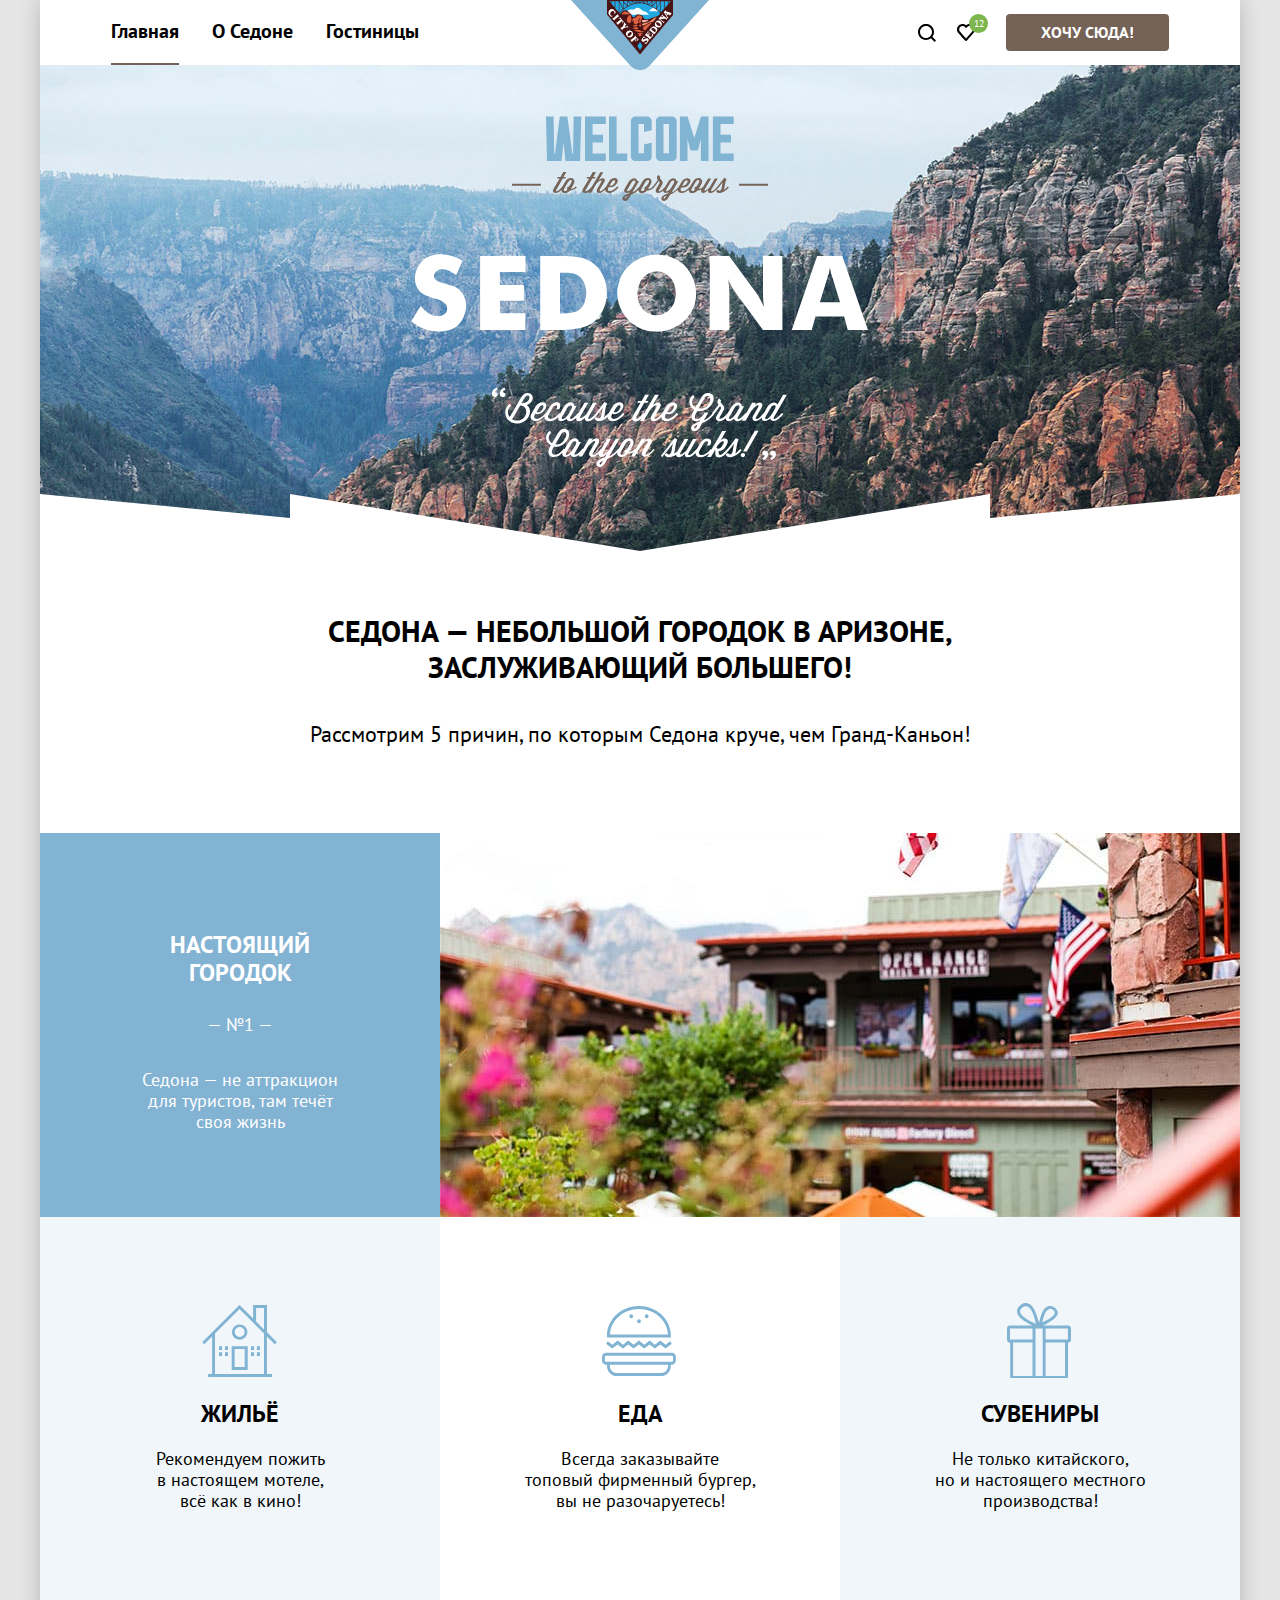
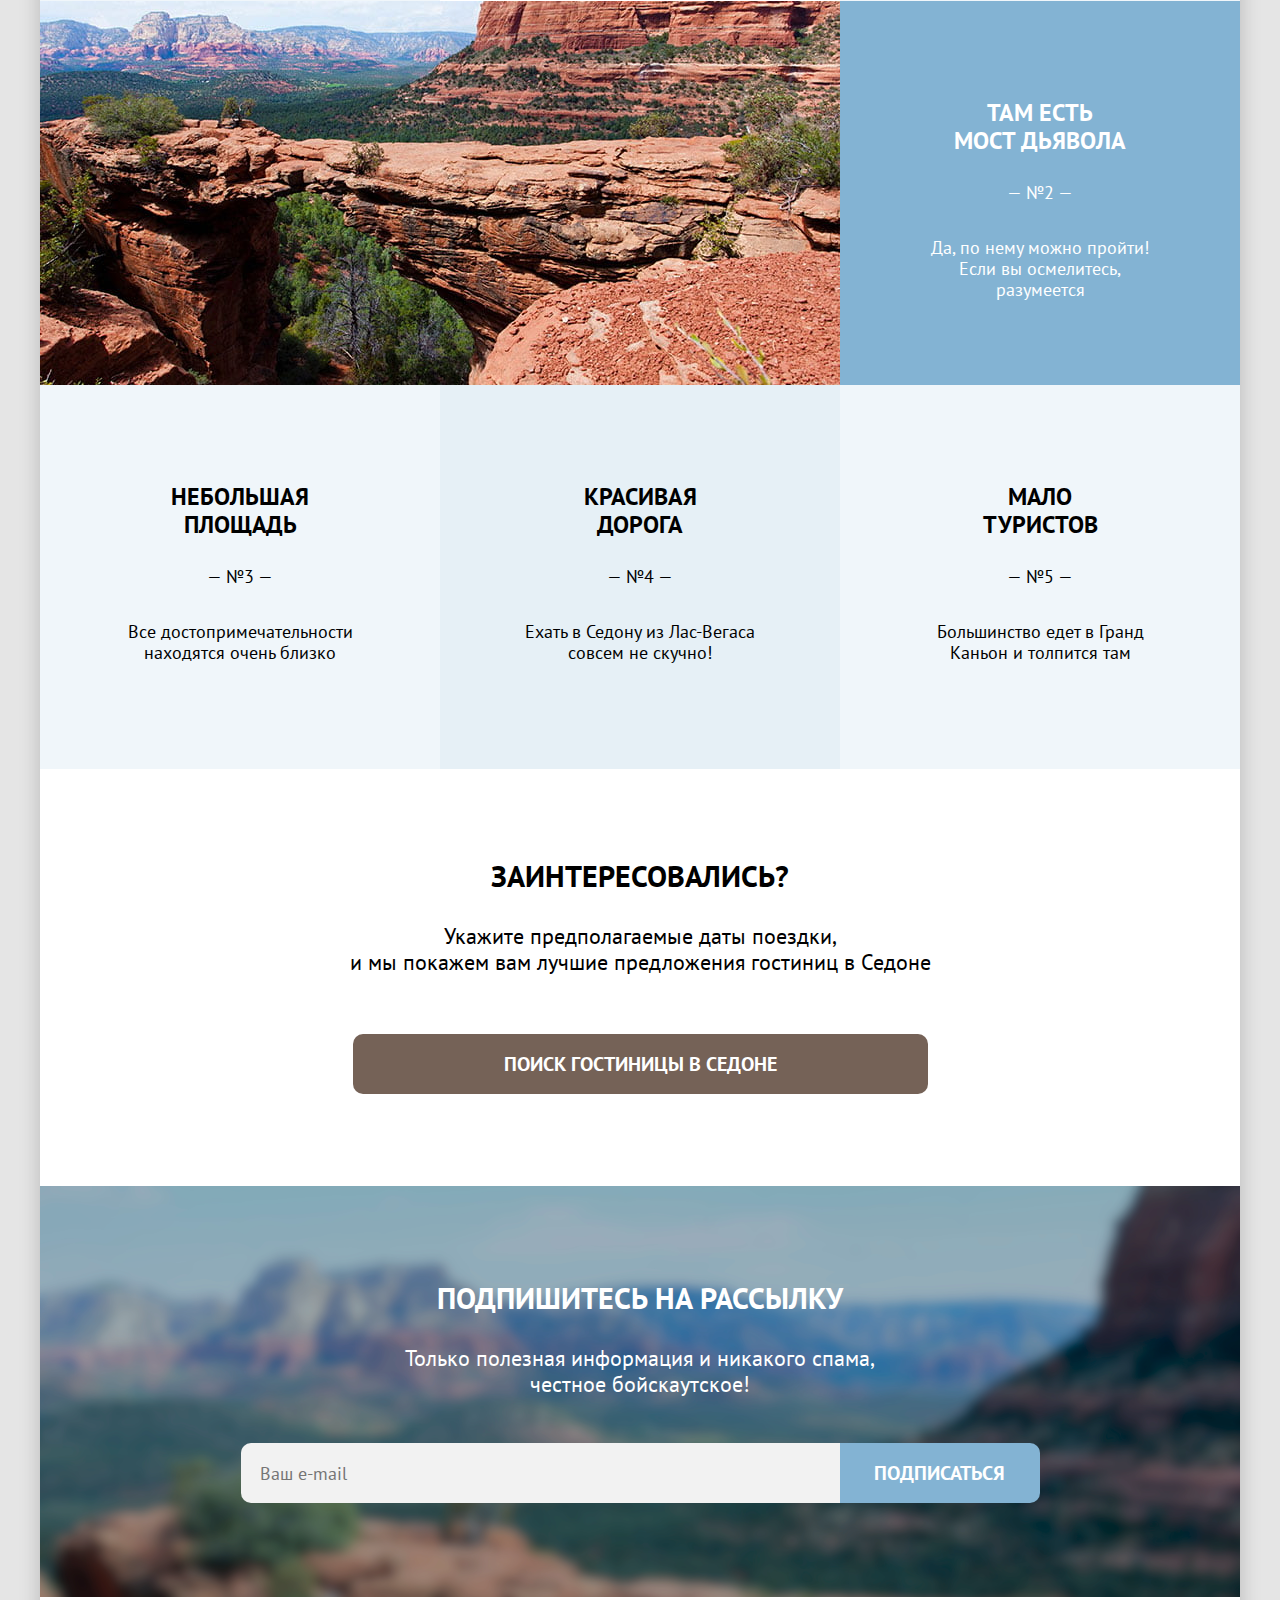
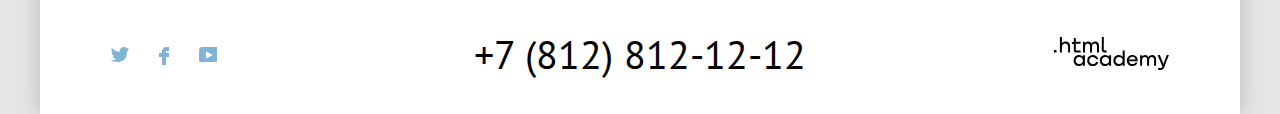
<file: index.html>
<!DOCTYPE html>
<html lang="ru">
  <head>
    <meta charset="utf-8">
    <title>HTML Academy: Седона</title>
    <link rel="stylesheet" href="styles/style.css">
    <link rel="icon" href="favicon.ico">
    <link rel="icon" type="image/png" sizes="32x32" href="images/favicon.png">
  </head>
  <body>
    <header class="page-header">
      <nav class="navigation">
        <ul class="navigation-list">
          <li class="navigation-item">
            <a class="navigation-link nav-link-current">Главная</a>
          </li>
          <li class="navigation-item">
            <a class="navigation-link" href="#">О Седоне</a>
          </li>
          <li class="navigation-item">
            <a class="navigation-link" href="hotels.html">Гостиницы</a>
          </li>
        </ul>
        <div class="header-logo">
          <a>
            <img class="logo" src="images/logo-sedona.svg" width="138" height="70" alt="Логотип сайта бронирования гостиниц в Седоне.">
          </a>
        </div>
        <ul class="navigation-list navigation-user">
          <li class="navigation-item">
            <a class="navigation-search" href="#">
              <svg class="navigation-icon" aria-hidden="true" focusable="false" width="18" height="18" fill="none" xmlns="http://www.w3.org/2000/svg"><path d="m18 16.5-3.7-3.7c1-1.3 1.7-3 1.7-4.9 0-4.4-3.6-8-8-8S0 3.6 0 8c0 4.4 3.6 8 8 8 1.8 0 3.5-.6 4.9-1.7l3.7 3.7 1.4-1.5ZM8 14c-3.3 0-6-2.7-6-6s2.7-6 6-6 6 2.7 6 6-2.7 6-6 6Z"/>
              </svg>
              <span class="visually-hidden">Поиск.</span>
            </a>
          </li>
          <li class="navigation-item">
            <a class="navigation-favorites" href="#">
              <svg class="navigation-icon" aria-hidden="true" focusable="false" width="18" height="17" fill="none" xmlns="http://www.w3.org/2000/svg"><path d="M8.9 17a.9.9 0 0 1-.8-.4c-5.4-6.1-6.7-7.5-7-7.9A5.4 5.4 0 0 1 5.5 0C6.8 0 8 .5 9 1.3a5.46 5.46 0 0 1 9 4.1c0 1.3-.5 2.5-1.3 3.4l-7 7.9c-.2.2-.4.3-.8.3Zm-6-9.5c.3.4 3.5 4 6.1 6.9l6.2-7c.5-.5.7-1.2.7-2 0-1.8-1.5-3.3-3.3-3.3-1 0-2 .5-2.7 1.3-.3.3-.6.4-.9.4-.3 0-.6-.2-.8-.4-.7-.8-1.7-1.3-2.7-1.3-1.8 0-3.3 1.5-3.3 3.3-.1.9.3 1.6.7 2.1-.1 0-.1 0 0 0Z"/>
              </svg>
              <span class="visually-hidden">Избранное.</span>
            </a>
          </li>
          <li class="navigation-item">
            <a class="navigation-hotels white bg-brown" href="hotels.html">
              <span class="visually-hidden">Перейти на страницу каталога гостиниц в Седоне.</span>Хочу сюда!
            </a>
          </li>
        </ul>
      </nav>
    </header>
    
    <main class="main-index main-container">
      <h1 class="visually-hidden">Бронирование гостиниц в Седоне.</h1>

      <section class="about-sedona">
        <h2 class="visually-hidden">О Седоне.</h2>
        <div class="about-sedona-greeting">
          <img src="images/welcome.svg" width="458" height="352" alt="Добро пожаловать в Седону!">
        </div>
        <div class="sedona-description">
          <p class="block-title">
            Седона — небольшой городок в Аризоне, заслуживающий большего!
          </p>
          <p class="reasons">
            Рассмотрим 5 причин, по которым Седона круче, чем Гранд-Каньон!
          </p>
        </div>
      </section>

      <section class="advantages">
        <h2 class="visually-hidden">Преимущества.</h2>
        <ul class="advantages-list">

          <li class="advantages-item white bg-blue">
              <h3 class="advantages-title">Настоящий<br> городок</h3>
              <span class="advantages-description number">— №1 —</span>
              <p class="advantages-description">
                Седона — не аттракцион<br> для туристов, там течёт <br> своя жизнь
              </p>
          </li>

          <li class="advantages-image">
            <img class="advantages-image" src="images/photo-1.jpg" width="800" height="384" alt="Терраса гостиницы на фоне гор">
          </li>

          <li class="advantages-item bg-cold-light12">
            <h3 class="advantages-title advantages-icons">Жильё</h3>
            <p class="advantages-description">
              Рекомендуем пожить<br> в настоящем мотеле,<br> всё как в кино!
            </p>
          </li>

          <li class="advantages-item">
            <h3 class="advantages-title advantages-icons">Еда</h3>
            <p class="advantages-description">
              Всегда заказывайте<br> топовый фирменный бургер,<br> вы не разочаруетесь!
            </p>
          </li>

          <li class="advantages-item bg-cold-light12">
            <h3 class="advantages-title advantages-icons">Сувениры</h3>
            <p class="advantages-description">
              Не только китайского,<br> но и настоящего местного<br> производства!
            </p>
          </li>

          <li class="advantages-image">
            <img class="advantages-image" src="images/photo-2.jpg" width="800" height="384" alt="Терраса гостиницы на фоне гор">
          </li>

          <li class="advantages-item white bg-blue">
              <h3 class="advantages-title">Там есть<br> мост дьявола</h3>
              <span class="advantages-description number">— №2 —</span>
              <p class="advantages-description">
                Да, по нему можно пройти! Если вы осмелитесь, разумеется
              </p>
          </li>

          <li class="advantages-item bg-cold-light12">
            <h3 class="advantages-title">Небольшая<br> площадь</h3>
            <span class="advantages-description number">— №3 —</span>
            <p class="advantages-description">
              Все достопримечательности<br> находятся очень близко
            </p>
          </li>

          <li class="advantages-item bg-cold-light20">
            <h3 class="advantages-title">Красивая<br> дорога</h3>
            <span class="advantages-description number">— №4 —</span>
            <p class="advantages-description">
              Ехать в Седону из Лас-Вегаса<br> совсем не скучно!
            </p>
          </li>

          <li class="advantages-item bg-cold-light12">
            <h3 class="advantages-title">Мало<br> туристов</h3>
            <span class="advantages-description number">— №5 —</span>
            <p class="advantages-description">
              Большинство едет в Гранд<br> Каньон и толпится там
            </p>
          </li>
        </ul>
      </section>

      <section class="hotel-search">
        <h2 class="visually-hidden">Поиск гостиницы в Седоне.</h2>
        <p class="block-title">
          <strong>Заинтересовались?</strong>
        </p>
        <p class="block-description">
          Укажите предполагаемые даты поездки,<br> и мы покажем вам лучшие предложения гостиниц в Седоне
        </p>
        <a class="button-hotels white bg-brown" href="hotels.html"><span>Поиск гостиницы в Седоне</span></a>
      </section>

      <section class="subscribe">
        <h2 class="block-title white">Подпишитесь на рассылку</h2>
        <p class="block-description white">
          Только полезная информация и никакого спама,<br> честное бойскаутское!
        </p>
        <form class="subscribe-form" action="https://echo.htmlacademy.ru" method="post">
          <label class="visually-hidden" for="subscribe-email">Ваш e-mail.</label>
          <input class="field" type="email" name="e-mail" placeholder="Ваш e-mail" id="subscribe-email">
          <button class="button-subscribe white bg-blue" type="submit">
            <span>Подписаться</span>
          </button>
        </form>
      </section>
    </main>

    <footer class="page-footer">
      <section class="footer-social">
        <h2 class="visually-hidden">Социальные сети.</h2>
        <ul class="footer-social-list">
          <li class="footer-social-item">
            <a class="social-button twitter-button" href="https://twitter.com/htmlacademy_ru">
              <svg class="social-icon" width="18" height="15" viewBox="0 0 18 15" fill="none" xmlns="http://www.w3.org/2000/svg">
                <g clip-path="url(#clip0)">
                  <path d="M11.6 0.200056C13.4 -0.299944 14.8 0.500056 15.4 1.40006C16.1 1.20006 16.8 0.900056 17.5 0.700056C17.5 1.60006 16.9 2.20006 16.6 2.50006C17.3 2.60006 18 1.90006 18 1.90006C17.8 2.90006 16.9 3.70006 16.3 3.90006C16.1 10.7001 13 15.1001 5.7 15.0001C5.1 15.0001 5.8 15.0001 5.2 15.0001C4.8 15.0001 0.8 14.5001 0 13.1001C2.4 13.3001 4.1 12.7001 5 11.9001C4 11.6001 2.1 11.5001 1.8 9.00006C2.2 9.10006 2.4 9.20006 3.1 9.10006C1.8 8.30006 0.4 7.50006 0.5 5.30006C0.8 5.60006 1.6 5.80006 1.9 5.80006C1.1 5.60006 -0.2 2.50006 0.9 0.900056C2.8 2.80006 4.9 4.50006 8.5 4.70006C8.7 2.30006 9.7 0.800056 11.6 0.200056Z" />
                </g>
                <defs>
                  <clipPath id="clip0">
                    <rect width="18" height="15" fill="white"/>
                  </clipPath>
                </defs>
              </svg>
              <span class="visually-hidden">Перейти в Твиттер.</span>
            </a>
          </li>
          <li class="footer-social-item">
            <a class="social-button facebook-button" href="https://www.facebook.com/htmlacademy">
              <svg class="social-icon" width="10" height="18" viewBox="0 0 10 18" fill="none" xmlns="http://www.w3.org/2000/svg">
                <path d="M7 0C4.8 0 3 1.8 3 4V6H0V10H3V18H7V10H10V6H7V4H10V0H7Z"/>
              </svg>
              <span class="visually-hidden">Перейти в Фейсбук.</span>
            </a>
          </li>
          <li class="footer-social-item">
            <a class="social-button youtube-button" href="https://www.youtube.com/user/htmlacademyru">
              <svg class="social-icon" width="20" height="16" viewBox="0 0 20 16" fill="none" xmlns="http://www.w3.org/2000/svg">
                <g clip-path="url(#clip0)">
                  <path d="M17 0H2.9C1.2 0 0 1.5 0 3.2V12.7C0 14.5 1.2 16 2.9 16H17.2C18.7 16 20.1 14.5 20.1 12.8V3.2C19.9 1.5 18.7 0 17 0ZM7 11.8V4.2L13.7 8L7 11.8Z"/>
                </g>
              </svg>
              <span class="visually-hidden">Перейти в Ютьюб.</span>
            </a>
          </li>
        </ul>
      </section>

      <section class="footer-contacts">
        <h2 class="visually-hidden">Контакты.</h2>
        <a href="tel:+78128121212">+7 (812) 812-12-12</a>
      </section>
      
        <section class="footer-logos">
          <a class="made-in-logo-link" href="https://htmlacademy.ru">
            <svg class="made-in-logo" aria-hidden="true" focusable="false" width="115" height="34" fill="none" xmlns="http://www.w3.org/2000/svg">
              <path d="M0 12.9v2.6h2.5v-2.6H0ZM11.6 4.5c-1.6 0-2.8.7-3.6 1.7h-.1V0h-2v15.5h2v-5.3c0-2.1 1.3-3.6 3.3-3.6 1.8 0 2.9 1.4 2.9 3.2v5.7h2V9.4c.1-3-1.8-4.9-4.5-4.9ZM26.6 4.8h-4.8V1.1h-2v3.8h-1.9v2h1.9v6c0 1.7 1 2.7 2.7 2.7h4.1v-2h-3.7c-.7 0-1.1-.4-1.1-1.1V6.8h4.8v-2ZM41.1 4.6c-1.6 0-2.9.8-3.5 2.1h-.1c-.6-1.2-1.8-2.1-3.4-2.1-1.4 0-2.5.8-3.1 1.8h-.1V4.8H29v10.6h2V10c0-2 1-3.5 2.6-3.5 1.5 0 2.4 1 2.4 2.6v6.3h2V9.8c0-2.4 1.4-3.3 2.6-3.3 1.5 0 2.4 1 2.4 2.6v6.3h2V8.9c.1-2.5-1.4-4.3-3.9-4.3ZM47.8 12.7c0 1.7 1 2.7 2.8 2.7h2v-2h-1.7c-.7 0-1.1-.4-1.1-1.1V0h-2v12.7ZM28.9 19.7c-.9-1.1-2.2-1.8-3.9-1.8-3.1 0-5.4 2.3-5.4 5.6s2.3 5.6 5.4 5.6c1.8 0 3-.8 3.8-1.9h.1v1.6h2V18.2h-2v1.5Zm-3.6 7.4c-2.2 0-3.6-1.6-3.6-3.6s1.4-3.6 3.6-3.6 3.6 1.6 3.6 3.6c0 1.9-1.4 3.6-3.6 3.6ZM44.2 22c-.5-2.4-2.6-4.1-5.4-4.1a5.4 5.4 0 0 0-5.6 5.6c0 3.1 2.2 5.6 5.6 5.6 2.8 0 4.9-1.8 5.4-4.2h-2.1a3.4 3.4 0 0 1-3.3 2.3c-2.2 0-3.6-1.6-3.6-3.6s1.4-3.6 3.6-3.6c1.6 0 2.8 1 3.3 2.2h2.1V22ZM55.1 19.7c-.9-1.1-2.2-1.8-3.9-1.8-3.1 0-5.4 2.3-5.4 5.6s2.3 5.6 5.4 5.6c1.8 0 3-.8 3.8-1.9h.1v1.6h2V18.2h-2v1.5Zm-3.6 7.4c-2.2 0-3.6-1.6-3.6-3.6s1.4-3.6 3.6-3.6 3.6 1.6 3.6 3.6c0 1.9-1.5 3.6-3.6 3.6ZM68.7 19.8c-.9-1.1-2.2-1.9-3.9-1.9-3.1 0-5.4 2.3-5.4 5.6s2.2 5.6 5.4 5.6c1.7 0 3-.8 3.8-1.8h.1v1.5h2V13.4h-2v6.4Zm-3.6 7.3c-2.2 0-3.6-1.6-3.6-3.6s1.4-3.6 3.6-3.6 3.6 1.6 3.6 3.6c-.1 2-1.5 3.6-3.6 3.6ZM78.3 17.9c-3.3 0-5.5 2.5-5.5 5.6 0 3 2.1 5.6 5.5 5.6 2.5 0 4.5-1.3 5.2-3.6h-2.1c-.5 1-1.6 1.6-3 1.6-1.9 0-3.3-1.3-3.4-2.9h8.8c.2-3.6-2-6.3-5.5-6.3Zm0 1.9c1.7 0 3 1 3.3 2.6h-6.5c.3-1.5 1.5-2.6 3.2-2.6ZM98.2 17.9c-1.6 0-2.9.8-3.6 2h-.1c-.6-1.2-1.8-2-3.4-2-1.4 0-2.5.7-3.1 1.8v-1.5h-1.9v10.6h2v-5.4c0-2 1-3.4 2.6-3.5 1.5 0 2.4 1 2.4 2.6v6.3h2v-5.6c0-2.4 1.4-3.3 2.6-3.3 1.5 0 2.4 1 2.4 2.6v6.3h2v-6.5c.1-2.6-1.4-4.4-3.9-4.4ZM109.4 27l-3.6-8.9h-2.2l4.8 11.6c-.3.9-.7 1.2-1.7 1.2h-2.5v2h2.5c1.8 0 2.8-.8 3.5-2.6l4.7-12.2h-2.1l-3.4 8.9Z"/>
            </svg>
            <span class="visually-hidden">Логотип Сделано в hmtlacademy.</span>
          </a>
        </section>
    </footer>

    <!--Попап "Избранные"-->

    <section class="popup-favorites-wrap">
      <div class="popup-favorites">
        <div class="trian"></div>
          <ul>
            <li  class="popup-favorites-item">
              <a class="popup-favorites-hotel" href="#">
                <h3 class="popup-favorites-title">Desert Quail Inn</h3>
                <img class="popup-favorites-image" src="images/hotels/desert-quail-inn.jpg" width="48" height="48" alt="Мотель Desert Quail Inn.">
                <span class="popup-favorites-acctype">Мотель</span>
              </a>
              <button class="popup-favorites-trash" type="button">
                <svg aria-hidden="true" focusable="false" width="16" height="16" viewBox="0 0 16 16" fill="none" xmlns="http://www.w3.org/2000/svg">
                  <path d="M15.3 2.29999H13.1H2.8H0.6C0.3 2.29999 0 2.49999 0 2.79999C0 3.09999 0.3 3.39999 0.6 3.39999H2.3V15.4C2.3 15.7 2.6 16 2.9 16H13.1C13.4 16 13.7 15.7 13.7 15.4V3.39999H15.4C15.7 3.39999 16 3.09999 16 2.79999C16 2.49999 15.6 2.29999 15.3 2.29999ZM12.5 14.8H3.4V3.39999H12.5V14.8Z"/>
                  <path d="M6.20001 1.2H9.60001C9.90001 1.2 10.2 0.9 10.2 0.6C10.2 0.3 10 0 9.70001 0H6.20001C5.90001 0 5.70001 0.3 5.70001 0.6C5.70001 0.9 5.90001 1.2 6.20001 1.2Z"/>
                  <path d="M6.19998 12C6.49998 12 6.79998 11.7 6.79998 11.4V5.69998C6.79998 5.39998 6.49998 5.09998 6.19998 5.09998C5.89998 5.09998 5.59998 5.39998 5.59998 5.69998V11.4C5.69998 11.7 5.89998 12 6.19998 12Z"/>
                  <path d="M9.69998 12C9.99998 12 10.3 11.7 10.3 11.4V5.69998C10.3 5.39998 9.99998 5.09998 9.69998 5.09998C9.39998 5.09998 9.09998 5.49998 9.09998 5.69998V11.4C9.09998 11.7 9.29998 12 9.69998 12Z"/>
                </svg>
              </button>
            </li>

            <li  class="popup-favorites-item">
              <a class="popup-favorites-hotel" href="#">
                <h3 class="popup-favorites-title">Villas at Poco Diablo</h3>
                <img class="popup-favorites-image" src="images/hotels/villas-poco-diablo.jpg" width="48" height="48" alt="Мотель Villas at Poco Diablo.">
                <span class="popup-favorites-acctype">Апартаменты</span>
              </a>
              <button class="popup-favorites-trash" type="button">
                <svg aria-hidden="true" focusable="false" width="16" height="16" viewBox="0 0 16 16" fill="none" xmlns="http://www.w3.org/2000/svg">
                  <path d="M15.3 2.29999H13.1H2.8H0.6C0.3 2.29999 0 2.49999 0 2.79999C0 3.09999 0.3 3.39999 0.6 3.39999H2.3V15.4C2.3 15.7 2.6 16 2.9 16H13.1C13.4 16 13.7 15.7 13.7 15.4V3.39999H15.4C15.7 3.39999 16 3.09999 16 2.79999C16 2.49999 15.6 2.29999 15.3 2.29999ZM12.5 14.8H3.4V3.39999H12.5V14.8Z"/>
                  <path d="M6.20001 1.2H9.60001C9.90001 1.2 10.2 0.9 10.2 0.6C10.2 0.3 10 0 9.70001 0H6.20001C5.90001 0 5.70001 0.3 5.70001 0.6C5.70001 0.9 5.90001 1.2 6.20001 1.2Z"/>
                  <path d="M6.19998 12C6.49998 12 6.79998 11.7 6.79998 11.4V5.69998C6.79998 5.39998 6.49998 5.09998 6.19998 5.09998C5.89998 5.09998 5.59998 5.39998 5.59998 5.69998V11.4C5.69998 11.7 5.89998 12 6.19998 12Z"/>
                  <path d="M9.69998 12C9.99998 12 10.3 11.7 10.3 11.4V5.69998C10.3 5.39998 9.99998 5.09998 9.69998 5.09998C9.39998 5.09998 9.09998 5.49998 9.09998 5.69998V11.4C9.09998 11.7 9.29998 12 9.69998 12Z"/>
                </svg>
              </button>
            </li>
          </ul>
       </div>
      <a class="popup-favorites-button white bg-brown" href="">Все избранные</a>
    </section>

    <!--Модальное окно-->

    <div class="modal-container">
      <section class="modal">
        <div class="modal-title-wrap">
          <h3 class="modal-title">Поиск гостиницы в Седоне</h3>
          <button class="modal-close" type="button">
            <span class="visually-hidden">Закрыть.</span>
          </button>
        </div>

        <form class="modal-form" action="https://echo.htmlacademy.ru" method="post">
          <label class="label-checkin" for="modal-checkin">Дата заезда:</label>
          <div class="modal-checkin-wrap">
            <input class="modal-checkin" type="text" name="check-in-date" id="modal-checkin" placeholder="Укажите дату" required>
            <button class="modal-date-icon"></button>
          </div>
          <span class="checkin-status-comment status-comment-error">Сообщение об ошибке</span>

          <label class="label-checkout" for="modal-checkout">Дата выезда:</label>
          <div class="modal-checkout-wrap">
            <input class="modal-checkout" type="text" name="check-out-date" id="modal-checkout" placeholder="Укажите дату" required>
            <button class="modal-date-icon" type="button"></button>
          </div>
          <span class="checkout-status-comment">Сообщение об успехе.</span>
          
          <label class="label-adults" for="adults">Взрослые:</label>
          <div class="adults-quantity-wrap">
            <button class="minus" type="button">
              <svg width="13" height="1" viewBox="0 0 13 1" fill="none" xmlns="http://www.w3.org/2000/svg">
                <path d="M0 0L0 1L13 1V0L0 0Z"/>
              </svg>
              <span class="visually-hidden">Уменьшить количество взрослых.</span>
            </button>
            <input class="adults-quantity" type="text" name="adults-quantity" id="adults" value="2" readonly  tabindex="-1">
            <button class="plus" type="button">
              <svg width="13" height="13" viewBox="0 0 13 13" fill="none" xmlns="http://www.w3.org/2000/svg">
                <path d="M13 6H7V0H6V6H0V7H6V13H7V7H13V6Z"/>
              </svg>
              <span class="visually-hidden">Увеличить количество взрослых.</span>
            </button>
          </div>

          <div class="modal-kids-wrap">
            <label class="label-kids" for="kids">Дети:</label>
            <button class="modal-info-button" type="button" tabindex="0">i
              <span class="modal-info">Укажите количество детей,<br> которые будут с вами, возраст<br> которых от 6 до 18 лет. Дети<br> до 6 лет размещаются<br> бесплатно.
              </span>
            </button>
            <button class="minus" type="button">
              <svg width="13" height="1" viewBox="0 0 13 1" fill="none" xmlns="http://www.w3.org/2000/svg">
                <path d="M0 0L0 1L13 1V0L0 0Z"/>
              </svg>
              <span class="visually-hidden">Уменьшить количество детей.</span>
            </button>
            <input class="kids-quantity" type="text" name="kids-quantity" id="kids" value="0" readonly tabindex="-1">
            <button class="plus" type="button">
              <svg width="13" height="13" viewBox="0 0 13 13" fill="none" xmlns="http://www.w3.org/2000/svg">
                <path d="M13 6H7V0H6V6H0V7H6V13H7V7H13V6Z"/>
              </svg>
              <span class="visually-hidden">Увеличить количество детей.</span>
            </button>
          </div>

          <button class="modal-button white bg-blue" type="submit">Найти</button>
        </form>
      </section>
    </div>
  </body>
</html>
</file>
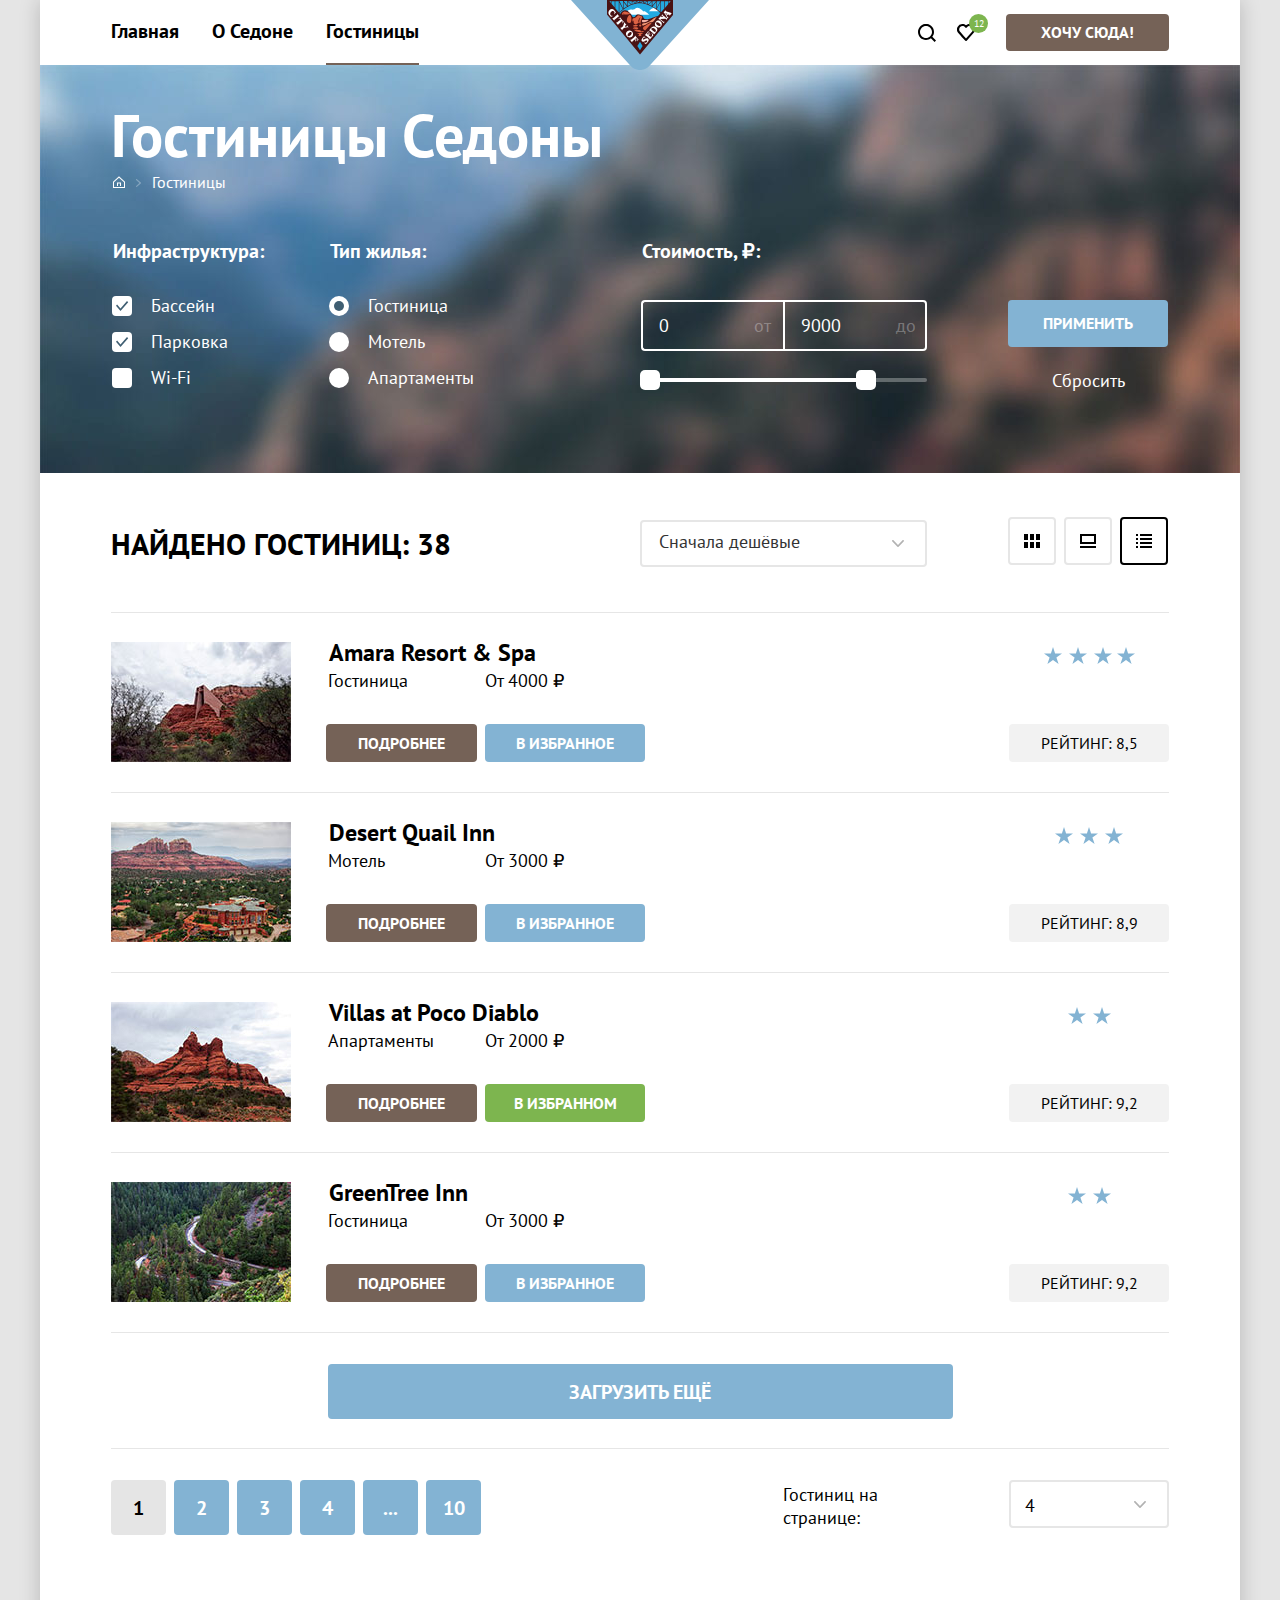
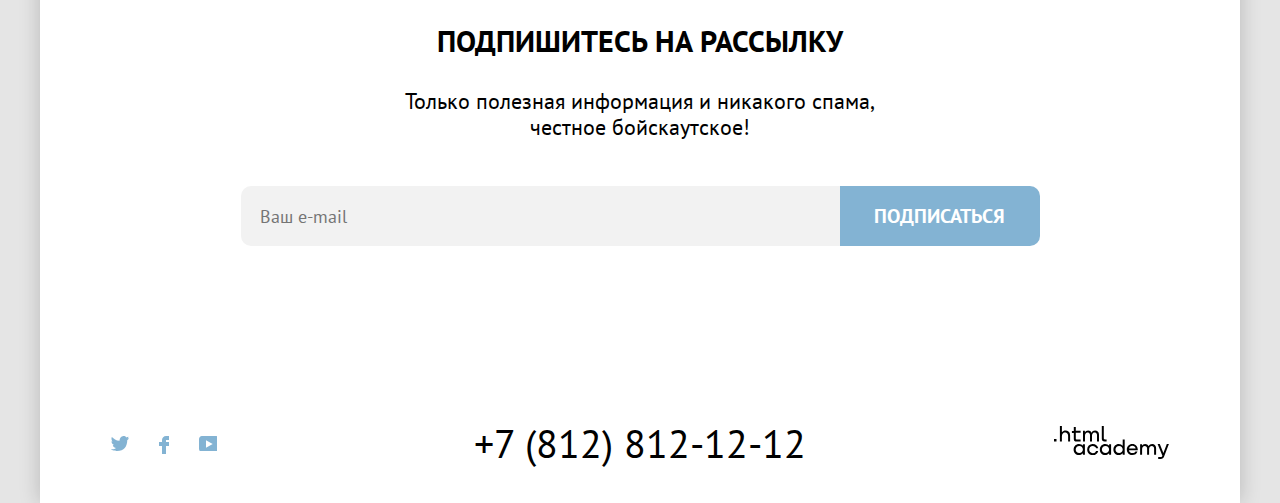
<file: hotels.html>
<!DOCTYPE html>
<html lang="ru">
  <head>
    <meta charset="utf-8">
    <title>HTML Academy: Седона</title>
    <link rel="stylesheet" href="styles/style.css">
    <link rel="icon" href="favicon.ico">
    <link rel="icon" type="image/png" sizes="32x32" href="images/favicon.png">
  </head>
  <body>
    <header>
      <nav class="navigation">
        <ul class="navigation-list">
          <li class="navigation-item">
            <a class="navigation-link" href="index.html">Главная</a>
          </li>
          <li class="navigation-item">
            <a class="navigation-link" href="#">О Седоне</a>
          </li>
          <li class="navigation-item">
            <a class="navigation-link nav-link-current">Гостиницы</a>
          </li>
        </ul>
        <div class="header-logo">
          <a href="index.html">
            <img class="logo" src="images/logo-sedona.svg" width="138" height="70" alt="Логотип сайта бронирования гостиниц в Седоне.">
          </a>
        </div>
        <ul class="navigation-list navigation-user">
          <li class="navigation-item">
            <a class="navigation-search" href="#">
              <svg class="navigation-icon" aria-hidden="true" focusable="false" width="18" height="18" fill="none" xmlns="http://www.w3.org/2000/svg"><path d="m18 16.5-3.7-3.7c1-1.3 1.7-3 1.7-4.9 0-4.4-3.6-8-8-8S0 3.6 0 8c0 4.4 3.6 8 8 8 1.8 0 3.5-.6 4.9-1.7l3.7 3.7 1.4-1.5ZM8 14c-3.3 0-6-2.7-6-6s2.7-6 6-6 6 2.7 6 6-2.7 6-6 6Z"/>
              </svg>
              <span class="visually-hidden">Поиск.</span>
            </a>
          </li>
          <li class="navigation-item">
            <a class="navigation-favorites" href="#">
              <svg class="navigation-icon" aria-hidden="true" focusable="false" width="18" height="17" fill="none" xmlns="http://www.w3.org/2000/svg"><path d="M8.9 17a.9.9 0 0 1-.8-.4c-5.4-6.1-6.7-7.5-7-7.9A5.4 5.4 0 0 1 5.5 0C6.8 0 8 .5 9 1.3a5.46 5.46 0 0 1 9 4.1c0 1.3-.5 2.5-1.3 3.4l-7 7.9c-.2.2-.4.3-.8.3Zm-6-9.5c.3.4 3.5 4 6.1 6.9l6.2-7c.5-.5.7-1.2.7-2 0-1.8-1.5-3.3-3.3-3.3-1 0-2 .5-2.7 1.3-.3.3-.6.4-.9.4-.3 0-.6-.2-.8-.4-.7-.8-1.7-1.3-2.7-1.3-1.8 0-3.3 1.5-3.3 3.3-.1.9.3 1.6.7 2.1-.1 0-.1 0 0 0Z"/>
              </svg>
              <span class="visually-hidden">Избранное.</span>
            </a>
          </li>
          <li class="navigation-item">
            <a class="navigation-hotels white bg-brown" href="hotels.html">
              <span class="visually-hidden">Перейти на страницу каталога гостиниц в Седоне.</span>Хочу сюда!
            </a>
          </li>
        </ul>
      </nav>
    </header>

    <main class="main-index main-container">
      <div class="catalog-bg-image">
        <header>
          <h1 class="inner-title white">Гостиницы Седоны</h1>
          <ul class="breadcrumps">
            <li class="breadcrumps-item">
              <a class="breadcrumps-link-main" href="index.html">
                <span class="visually-hidden">На главную.</span>
              </a>
            </li>
            <li class="breadcrumps-item">
              <a class="breadcrumps-link white ">Гостиницы</a>
            </li>
          </ul>
        </header>

        <section class="catalog">
          <h2 class="visually-hidden">Список фильтров для поиска гостиницы.</h2>
          <form class="catalog-filters-form white" action="https://echo.htmlacademy.ru" method="get">

            <fieldset class="catalog-filters-group">
              <legend class="catalog-filters-title">Инфраструктура:</legend>
              <label class="control" for="pool">
                <input class="visually-hidden control-input" type="checkbox" name="pool" id="pool" checked>
                <span class="control-mark"></span>
                <span class="control-label">Бассейн</span>
              </label>

              <label class="control" for="parking">
                <input class="visually-hidden control-input" type="checkbox" name="parking" id="parking" checked>
                <span class="control-mark"></span>
                <span class="control-label">Парковка</span>
              </label>

              <label class="control" for="wi-fi">
                <input class="visually-hidden control-input" type="checkbox" name="wi-fi" id="wi-fi">
                <span class="control-mark"></span>
                <span class="control-label">Wi-Fi</span>
              </label>
            </fieldset>

            <fieldset class="catalog-filters-group">
              <legend class="catalog-filters-title">Тип жилья:</legend>
              <label class="control" for="hotels">
                <input class="visually-hidden control-input" type="radio" name="accommodation-type" value="hotels" id="hotels" checked>
                <span class="control-mark"></span>
                <span class="control-label">Гостиница</span>
              </label>

              <label class="control" for="motels">
                <input class="visually-hidden control-input" type="radio" name="accommodation-type" value="motels" id="motels">
                <span class="control-mark"></span>
                <span class="control-label">Мотель</span>
              </label>

              <label class="control" for="apartments">
                <input class="visually-hidden control-input" type="radio" name="accommodation-type" value="apartments" id="apartments">
                <span class="control-mark"></span>
                <span class="control-label">Апартаменты</span>
             </label>
            </fieldset>

            <fieldset class="catalog-filters-group">
              <legend class="catalog-filters-title">Стоимость, &#8381;:</legend>
              <div class="catalog-numbers">
                <input type="number" name="price-min" id="price-min" value="0" min="0">
                <label for="price-min">от</label>
              </div>
              <div class="catalog-numbers">
                <input type="number" name="price-max" id="price-max" value="9000" max="9000">
                <label for="price-max">до</label>
              </div>
              <div class="range-scale">
                <div class="range-bar">
                  <button class="range-toggle toggle-min" type="button">
                    <span class="visually-hidden">Изменить минимальную цену.</span>
                  </button>
                  <button class="range-toggle toggle-max" type="button">
                    <span class="visually-hidden">Изменить максимальную цену.</span>
                  </button>
                </div>
              </div>
            </fieldset>
            <div class="catalog-buttons">
              <button class="apply-button white bg-blue" type="submit">Применить</button>
              <button class="filters-reset-button white" type="reset">Сбросить</button>
            </div>
          </form>
        </section>
      </div>
      <section class="listing-page">
        <div class="sorting">
          <p class="sorting-found-hotels">Найдено гостиниц: 38</p>

          <form class="catalog-sorting-form" action="https://echo.htmlacademy.ru" method="get">
            <label class="visually-hidden" for="sorting">Сортировка.</label>
            <select class="sorting-select-control" id="sorting" name="sorting">
              <option value="cheap">Сначала дешёвые</option>
              <option value="popular">Сначала популярные</option>
              <option value="expensive">Сначала дорогие</option>
            </select>
            <button class="visually-hidden" type="submit">Отсортировать гостиницы.</button>
          </form>

          <div class="listing-mode">
            <a class="listing-button listing-button-tiles" href="#">
              <span class="visually-hidden">Показать в виде карточек.</span>
            </a>
            <a class="listing-button listing-button-slides" href="#">
              <span class="visually-hidden">Показать в виде слайдов.</span>
            </a>
            <a class="listing-button listing-button-list listing-button-current">
              <span class="visually-hidden">Показать в виде списка.</span>
            </a>
          </div>
        </div>

        <ul class="listing">
          <li class="listing-card">
            <a class="listing-card-image" href="#">
              <img src="images/hotels/amara-resort.jpg" width="180" height="120" alt="Гостиница Amara Resort & Spa">
            </a>
            <a class="listing-card-title" href="#">
              <h3>Amara Resort & Spa</h3>
            </a>
            <span class="listing-hotel">Гостиница</span>
            <span class="listing-hotel-price">От 4000 &#8381;</span>
            <a class="listing-card-button white bg-brown grid-details" href="#">Подробнее</a>
            <button class="listing-card-button white bg-blue grid-favorites" type="submit">В избранное</button>
            <div class="listing-card-stars">
              <img class="stars-image" src="images/4_stars.svg" width="91" height="17" alt="Количество звезд">
              <span class="visually-hidden">4 звезды.</span>
            </div>
            <span class="listing-card-rating">Рейтинг: 8,5</span>
          </li>
        
          <li class="listing-card">
            <a class="listing-card-image" href="#">
              <img src="images/hotels/desert-quail-inn.jpg" width="180" height="120" alt="Мотель Desert Quail Inn">
            </a>
            <a class="listing-card-title" href="#">
              <h3>Desert Quail Inn</h3>
            </a>
            <span class="listing-hotel">Мотель</span>
            <span class="listing-hotel-price">От 3000 &#8381;</span>
            <a class="listing-card-button white bg-brown grid-details" href="#">Подробнее</a>
            <button class="listing-card-button white bg-blue grid-favorites" type="submit">В избранное</button>
            <div class="listing-card-stars">
              <img class="stars-image" src="images/3_stars.svg" width="68" height="17" alt="Количество звезд">
              <span class="visually-hidden">3 звезды.</span>
            </div>
            <span class="listing-card-rating">Рейтинг: 8,9</span>
          </li>
        
          <li class="listing-card">
            <a class="listing-card-image" href="#">
              <img class="listing-card-image" src="images/hotels/villas-poco-diablo.jpg" width="180" height="120" alt="Апартаменты Villas at Poco Diablo">
            </a>
            <a class="listing-card-title" href="#">
              <h3>Villas at Poco Diablo</h3>
            </a>
            <span class="listing-hotel">Апартаменты</span>
            <span class="listing-hotel-price">От 2000 &#8381;</span>
            <a class="listing-card-button white bg-brown grid-details" href="#">Подробнее</a>
            <button class="listing-card-button white bg-green grid-favorites" type="submit">В избранном</button>
            <div class="listing-card-stars">
              <img class="stars-image" src="images/2_stars.svg" width="43" height="17" alt="Количество звезд">
              <span class="visually-hidden">2 звезды.</span>
            </div>
            <span class="listing-card-rating">Рейтинг: 9,2</span>
          </li>
        
          <li class="listing-card">
            <a class="listing-card-image" href="#">
              <img class="listing-card-image" src="images/hotels/green-tree.jpg" width="180" height="120" alt="Гостиница GreenTree Inn">
            </a>
            <a class="listing-card-title" href="#">
              <h3>GreenTree Inn</h3>
            </a>
            <span class="listing-hotel">Гостиница</span>
            <span class="listing-hotel-price">От 3000 &#8381;</span>
            <a class="listing-card-button white bg-brown grid-details" href="#">Подробнее</a>
            <button class="listing-card-button white bg-blue grid-favorites" type="submit">В избранное</button>
            <div class="listing-card-stars">
              <img class="stars-image" src="images/2_stars.svg" width="43" height="17" alt="Количество звезд">
              <span class="visually-hidden">2 звезды.</span>
            </div>
            <span class="listing-card-rating">Рейтинг: 9,2</span>
          </li>
        
          <li class="download-more-wrap">
            <button class="download-more-button white bg-blue" type="button">
              <span>Загрузить ещё</span>
            </button>
          </li>
        </ul>

        <div class="pagination-wrap">
          <ul class="pagination">
            <li>
              <a class="pagination-current">1</a>
            </li>
            <li class="pagination-item">
              <a class="pagination-link" href="#">2</a>
            </li>
            <li class="pagination-item">
              <a class="pagination-link" href="#">3</a>
            </li>
            <li class="pagination-item">
              <a class="pagination-link" href="#">4</a>
            </li>
            <li class="pagination-item">
              <a class="pagination-link" href="#">...</a>
            </li>
            <li class="pagination-item">
              <a class="pagination-link" href="#">10</a>
            </li>
          </ul>
          
          <form class="listing-items-on-page" action="https://echo.htmlacademy.ru" method="get">
            <label class="listing-items-amount" for="listing-items-amount">Гостиниц на странице:</label>
            <select class="number-of-items" name="listing-items-amount" id="listing-items-amount">
              <option value="4">4</option>
              <option value="8">8</option>
              <option value="16">16</option>
              <option value="32">32</option>
              <option value="64">Все</option>
            </select>
          </form>
        </div>
      </section>
      
      <div class="catalog-subscribe-wrap">
        <section class="catalog-subscribe">
          <h2 class="block-title">Подпишитесь на рассылку</h2>
          <p class="block-description">
            Только полезная информация и никакого спама,<br> честное бойскаутское!
          </p>
          <form class="subscribe-form" action="https://echo.htmlacademy.ru" method="post">
            <label class="visually-hidden" for="subscribe-email">Ваш e-mail.</label>
            <input class="field" type="email" name="e-mail" placeholder="Ваш e-mail" id="subscribe-email">
            <button class="button-subscribe white bg-blue" type="submit">
              <span>Подписаться</span>
            </button>
          </form>
        </section>
      </div>
    </main>
     
    <footer class="page-footer">
      <section class="footer-social">
        <h2 class="visually-hidden">Социальные сети.</h2>
        <ul class="footer-social-list">
          <li class="footer-social-item">
            <a class="social-button twitter-button" href="https://twitter.com/htmlacademy_ru">
              <svg class="social-icon" width="18" height="15" viewBox="0 0 18 15" fill="none" xmlns="http://www.w3.org/2000/svg">
                <g clip-path="url(#clip0)">
                  <path d="M11.6 0.200056C13.4 -0.299944 14.8 0.500056 15.4 1.40006C16.1 1.20006 16.8 0.900056 17.5 0.700056C17.5 1.60006 16.9 2.20006 16.6 2.50006C17.3 2.60006 18 1.90006 18 1.90006C17.8 2.90006 16.9 3.70006 16.3 3.90006C16.1 10.7001 13 15.1001 5.7 15.0001C5.1 15.0001 5.8 15.0001 5.2 15.0001C4.8 15.0001 0.8 14.5001 0 13.1001C2.4 13.3001 4.1 12.7001 5 11.9001C4 11.6001 2.1 11.5001 1.8 9.00006C2.2 9.10006 2.4 9.20006 3.1 9.10006C1.8 8.30006 0.4 7.50006 0.5 5.30006C0.8 5.60006 1.6 5.80006 1.9 5.80006C1.1 5.60006 -0.2 2.50006 0.9 0.900056C2.8 2.80006 4.9 4.50006 8.5 4.70006C8.7 2.30006 9.7 0.800056 11.6 0.200056Z" />
                </g>
                <defs>
                  <clipPath id="clip0">
                    <rect width="18" height="15" fill="white"/>
                  </clipPath>
                </defs>
              </svg>
              <span class="visually-hidden">Перейти в Твиттер.</span>
            </a>
          </li>
          <li class="footer-social-item">
            <a class="social-button facebook-button" href="https://www.facebook.com/htmlacademy">
              <svg class="social-icon" width="10" height="18" viewBox="0 0 10 18" fill="none" xmlns="http://www.w3.org/2000/svg">
                <path d="M7 0C4.8 0 3 1.8 3 4V6H0V10H3V18H7V10H10V6H7V4H10V0H7Z"/>
              </svg>
              <span class="visually-hidden">Перейти в Фейсбук.</span>
            </a>
          </li>
          <li class="footer-social-item">
            <a class="social-button youtube-button" href="https://www.youtube.com/user/htmlacademyru">
              <svg class="social-icon" width="20" height="16" viewBox="0 0 20 16" fill="none" xmlns="http://www.w3.org/2000/svg">
                <g clip-path="url(#clip0)">
                  <path d="M17 0H2.9C1.2 0 0 1.5 0 3.2V12.7C0 14.5 1.2 16 2.9 16H17.2C18.7 16 20.1 14.5 20.1 12.8V3.2C19.9 1.5 18.7 0 17 0ZM7 11.8V4.2L13.7 8L7 11.8Z"/>
                </g>
              </svg>
              <span class="visually-hidden">Перейти в Ютьюб.</span>
            </a>
          </li>
        </ul>
      </section>

      <section class="footer-contacts">
        <h2 class="visually-hidden">Контакты.</h2>
        <a href="tel:+78128121212">+7 (812) 812-12-12</a>
      </section>

      <section class="footer-logos">
        <a class="made-in-logo-link" href="https://htmlacademy.ru">
          <svg class="made-in-logo" aria-hidden="true" focusable="false" width="115" height="34" fill="none" xmlns="http://www.w3.org/2000/svg">
            <path d="M0 12.9v2.6h2.5v-2.6H0ZM11.6 4.5c-1.6 0-2.8.7-3.6 1.7h-.1V0h-2v15.5h2v-5.3c0-2.1 1.3-3.6 3.3-3.6 1.8 0 2.9 1.4 2.9 3.2v5.7h2V9.4c.1-3-1.8-4.9-4.5-4.9ZM26.6 4.8h-4.8V1.1h-2v3.8h-1.9v2h1.9v6c0 1.7 1 2.7 2.7 2.7h4.1v-2h-3.7c-.7 0-1.1-.4-1.1-1.1V6.8h4.8v-2ZM41.1 4.6c-1.6 0-2.9.8-3.5 2.1h-.1c-.6-1.2-1.8-2.1-3.4-2.1-1.4 0-2.5.8-3.1 1.8h-.1V4.8H29v10.6h2V10c0-2 1-3.5 2.6-3.5 1.5 0 2.4 1 2.4 2.6v6.3h2V9.8c0-2.4 1.4-3.3 2.6-3.3 1.5 0 2.4 1 2.4 2.6v6.3h2V8.9c.1-2.5-1.4-4.3-3.9-4.3ZM47.8 12.7c0 1.7 1 2.7 2.8 2.7h2v-2h-1.7c-.7 0-1.1-.4-1.1-1.1V0h-2v12.7ZM28.9 19.7c-.9-1.1-2.2-1.8-3.9-1.8-3.1 0-5.4 2.3-5.4 5.6s2.3 5.6 5.4 5.6c1.8 0 3-.8 3.8-1.9h.1v1.6h2V18.2h-2v1.5Zm-3.6 7.4c-2.2 0-3.6-1.6-3.6-3.6s1.4-3.6 3.6-3.6 3.6 1.6 3.6 3.6c0 1.9-1.4 3.6-3.6 3.6ZM44.2 22c-.5-2.4-2.6-4.1-5.4-4.1a5.4 5.4 0 0 0-5.6 5.6c0 3.1 2.2 5.6 5.6 5.6 2.8 0 4.9-1.8 5.4-4.2h-2.1a3.4 3.4 0 0 1-3.3 2.3c-2.2 0-3.6-1.6-3.6-3.6s1.4-3.6 3.6-3.6c1.6 0 2.8 1 3.3 2.2h2.1V22ZM55.1 19.7c-.9-1.1-2.2-1.8-3.9-1.8-3.1 0-5.4 2.3-5.4 5.6s2.3 5.6 5.4 5.6c1.8 0 3-.8 3.8-1.9h.1v1.6h2V18.2h-2v1.5Zm-3.6 7.4c-2.2 0-3.6-1.6-3.6-3.6s1.4-3.6 3.6-3.6 3.6 1.6 3.6 3.6c0 1.9-1.5 3.6-3.6 3.6ZM68.7 19.8c-.9-1.1-2.2-1.9-3.9-1.9-3.1 0-5.4 2.3-5.4 5.6s2.2 5.6 5.4 5.6c1.7 0 3-.8 3.8-1.8h.1v1.5h2V13.4h-2v6.4Zm-3.6 7.3c-2.2 0-3.6-1.6-3.6-3.6s1.4-3.6 3.6-3.6 3.6 1.6 3.6 3.6c-.1 2-1.5 3.6-3.6 3.6ZM78.3 17.9c-3.3 0-5.5 2.5-5.5 5.6 0 3 2.1 5.6 5.5 5.6 2.5 0 4.5-1.3 5.2-3.6h-2.1c-.5 1-1.6 1.6-3 1.6-1.9 0-3.3-1.3-3.4-2.9h8.8c.2-3.6-2-6.3-5.5-6.3Zm0 1.9c1.7 0 3 1 3.3 2.6h-6.5c.3-1.5 1.5-2.6 3.2-2.6ZM98.2 17.9c-1.6 0-2.9.8-3.6 2h-.1c-.6-1.2-1.8-2-3.4-2-1.4 0-2.5.7-3.1 1.8v-1.5h-1.9v10.6h2v-5.4c0-2 1-3.4 2.6-3.5 1.5 0 2.4 1 2.4 2.6v6.3h2v-5.6c0-2.4 1.4-3.3 2.6-3.3 1.5 0 2.4 1 2.4 2.6v6.3h2v-6.5c.1-2.6-1.4-4.4-3.9-4.4ZM109.4 27l-3.6-8.9h-2.2l4.8 11.6c-.3.9-.7 1.2-1.7 1.2h-2.5v2h2.5c1.8 0 2.8-.8 3.5-2.6l4.7-12.2h-2.1l-3.4 8.9Z"/>
          </svg>
          <span class="visually-hidden">Логотип Сделано в hmtlacademy.</span>
        </a>
      </section>
    </footer>

    <!--Попап "Избранные"-->

    <section class="popup-favorites-wrap">
      <div class="popup-favorites">
        <div class="trian"></div>
          <ul>
            <li  class="popup-favorites-item">
              <a class="popup-favorites-hotel" href="#">
                <h3 class="popup-favorites-title">Desert Quail Inn</h3>
                <img class="popup-favorites-image" src="images/hotels/desert-quail-inn.jpg" width="48" height="48" alt="Мотель Desert Quail Inn.">
                <span class="popup-favorites-acctype">Мотель</span>
              </a>
              <button class="popup-favorites-trash" type="button">
                <svg aria-hidden="true" focusable="false" width="16" height="16" viewBox="0 0 16 16" fill="none" xmlns="http://www.w3.org/2000/svg">
                  <path d="M15.3 2.29999H13.1H2.8H0.6C0.3 2.29999 0 2.49999 0 2.79999C0 3.09999 0.3 3.39999 0.6 3.39999H2.3V15.4C2.3 15.7 2.6 16 2.9 16H13.1C13.4 16 13.7 15.7 13.7 15.4V3.39999H15.4C15.7 3.39999 16 3.09999 16 2.79999C16 2.49999 15.6 2.29999 15.3 2.29999ZM12.5 14.8H3.4V3.39999H12.5V14.8Z"/>
                  <path d="M6.20001 1.2H9.60001C9.90001 1.2 10.2 0.9 10.2 0.6C10.2 0.3 10 0 9.70001 0H6.20001C5.90001 0 5.70001 0.3 5.70001 0.6C5.70001 0.9 5.90001 1.2 6.20001 1.2Z"/>
                  <path d="M6.19998 12C6.49998 12 6.79998 11.7 6.79998 11.4V5.69998C6.79998 5.39998 6.49998 5.09998 6.19998 5.09998C5.89998 5.09998 5.59998 5.39998 5.59998 5.69998V11.4C5.69998 11.7 5.89998 12 6.19998 12Z"/>
                  <path d="M9.69998 12C9.99998 12 10.3 11.7 10.3 11.4V5.69998C10.3 5.39998 9.99998 5.09998 9.69998 5.09998C9.39998 5.09998 9.09998 5.49998 9.09998 5.69998V11.4C9.09998 11.7 9.29998 12 9.69998 12Z"/>
                </svg>
              </button>
            </li>

            <li  class="popup-favorites-item">
              <a class="popup-favorites-hotel" href="#">
                <h3 class="popup-favorites-title">Villas at Poco Diablo</h3>
                <img class="popup-favorites-image" src="images/hotels/villas-poco-diablo.jpg" width="48" height="48" alt="Мотель Villas at Poco Diablo.">
                <span class="popup-favorites-acctype">Апартаменты</span>
              </a>
              <button class="popup-favorites-trash" type="button">
                <svg aria-hidden="true" focusable="false" width="16" height="16" viewBox="0 0 16 16" fill="none" xmlns="http://www.w3.org/2000/svg">
                  <path d="M15.3 2.29999H13.1H2.8H0.6C0.3 2.29999 0 2.49999 0 2.79999C0 3.09999 0.3 3.39999 0.6 3.39999H2.3V15.4C2.3 15.7 2.6 16 2.9 16H13.1C13.4 16 13.7 15.7 13.7 15.4V3.39999H15.4C15.7 3.39999 16 3.09999 16 2.79999C16 2.49999 15.6 2.29999 15.3 2.29999ZM12.5 14.8H3.4V3.39999H12.5V14.8Z"/>
                  <path d="M6.20001 1.2H9.60001C9.90001 1.2 10.2 0.9 10.2 0.6C10.2 0.3 10 0 9.70001 0H6.20001C5.90001 0 5.70001 0.3 5.70001 0.6C5.70001 0.9 5.90001 1.2 6.20001 1.2Z"/>
                  <path d="M6.19998 12C6.49998 12 6.79998 11.7 6.79998 11.4V5.69998C6.79998 5.39998 6.49998 5.09998 6.19998 5.09998C5.89998 5.09998 5.59998 5.39998 5.59998 5.69998V11.4C5.69998 11.7 5.89998 12 6.19998 12Z"/>
                  <path d="M9.69998 12C9.99998 12 10.3 11.7 10.3 11.4V5.69998C10.3 5.39998 9.99998 5.09998 9.69998 5.09998C9.39998 5.09998 9.09998 5.49998 9.09998 5.69998V11.4C9.09998 11.7 9.29998 12 9.69998 12Z"/>
                </svg>
              </button>
            </li>
          </ul>
        </div>
      <a class="popup-favorites-button white bg-brown" href="">Все избранные</a>
    </section>

    <!--Модальное окно-->

    <div class="modal-container">
      <section class="modal">
        <div class="modal-title-wrap">
          <h3 class="modal-title">Поиск гостиницы в Седоне</h3>
          <button class="modal-close" type="button">
            <span class="visually-hidden">Закрыть.</span>
          </button>
        </div>
        
        <form class="modal-form" action="https://echo.htmlacademy.ru" method="post">
          <label class="label-checkin" for="modal-checkin">Дата заезда:</label>
          <div class="modal-checkin-wrap">
            <input class="modal-checkin" type="text" name="check-in-date" id="modal-checkin" placeholder="Укажите дату" required>
            <span class="modal-date-icon"></span>
          </div>
          <span class="checkin-status-comment status-comment-error">Сообщение об ошибке.</span>

          <label class="label-checkout" for="modal-checkout">Дата выезда:</label>
          <div class="modal-checkout-wrap">
            <input class="modal-checkout" type="text" name="check-out-date" id="modal-checkout" placeholder="Укажите дату" required>
            <span class="modal-date-icon"></span>
          </div>
          <span class="checkout-status-comment">Сообщение об успехе.</span>
          
          <label class="label-adults" for="adults">Взрослые:</label>
          <div class="adults-quantity-wrap">
            <button class="minus" type="button">
              <svg width="13" height="1" viewBox="0 0 13 1" fill="none" xmlns="http://www.w3.org/2000/svg">
                <path d="M0 0L0 1L13 1V0L0 0Z"/>
              </svg>
              <span class="visually-hidden">Уменьшить количество взрослых.</span>
            </button>
            <input class="adults-quantity" type="text" name="adults-quantity" id="adults" value="2" readonly  tabindex="-1">
            <button class="plus" type="button">
              <svg width="13" height="13" viewBox="0 0 13 13" fill="none" xmlns="http://www.w3.org/2000/svg">
                <path d="M13 6H7V0H6V6H0V7H6V13H7V7H13V6Z"/>
              </svg>
              <span class="visually-hidden">Увеличить количество взрослых.</span>
            </button>
          </div>

          <div class="modal-kids-wrap">
            <label class="label-kids" for="kids">Дети:</label>
            <button class="modal-info-button" type="button">i
              <span class="modal-info">Укажите количество детей,<br> которые будут с вами, возраст<br> которых от 6 до 18 лет. Дети<br> до 6 лет размещаются<br> бесплатно.
              </span>
            </button>
            <button class="minus" type="button">
              <svg width="13" height="1" viewBox="0 0 13 1" fill="none" xmlns="http://www.w3.org/2000/svg">
                <path d="M0 0L0 1L13 1V0L0 0Z"/>
              </svg>
              <span class="visually-hidden">Уменьшить количество детей.</span>
            </button>
            <input class="kids-quantity" type="text" name="kids-quantity" id="kids" value="0" readonly  tabindex="-1">
            <button class="plus" type="button">
              <svg width="13" height="13" viewBox="0 0 13 13" fill="none" xmlns="http://www.w3.org/2000/svg">
                <path d="M13 6H7V0H6V6H0V7H6V13H7V7H13V6Z"/>
              </svg>
              <span class="visually-hidden">Увеличить количество детей.</span>
            </button>
          </div>

          <button class="modal-button white bg-blue" type="submit">Найти</button>
        </form>
      </section>
    </div>
  </body>
</html>
</file>
<file: styles/style.css>
@font-face {
  font-family: "PT Sans";
  font-style: normal;
  font-weight: 400;
  src: url("../fonts/ptsans-400.woff2") format("woff2");

  font-display: swap;
}

@font-face {
  font-family: "PT Sans";
  font-style: normal;
  font-weight: 700;
  src: url("../fonts/ptsans-700.woff2") format("woff2");

  font-display: swap;
}

@font-face {
  font-family: "PT Sans";
  font-style: italic;
  font-weight: 400;
  src: url("../fonts/ptsans-400.woff2") format("woff2");

  font-display: swap;
}

@font-face {
  font-family: "PT Sans";
  font-style: italic;
  font-weight: 700;
  src: url("../fonts/ptsans-700.woff2") format("woff2");

  font-display: swap;
}

html {
  min-height: 100%;
  background-color: #E5E5E5;
}

body {
  position: relative;

  display: flex;
  flex-direction: column;
  justify-content: center;
  max-width: 1200px;
  min-height: 100%;
  margin: 0 auto;

  font-family: "PT Sans", sans-serif;
  font-style: normal;
  font-weight: normal;
  font-size: 18px;
  color: #000000;

  background-color: #ffffff;
  box-shadow: 0px 0px 20px 0px rgba(0, 0, 0, 0.2);
}

/* Header */

.navigation {
  position: relative;
  display: flex;
  justify-content: space-between;
  padding: 0 71px 0 61px;
  margin: 0;
}

.navigation-list {
  display: flex;
  flex-wrap: wrap;
  margin: 0;
  padding: 0;
  list-style-type: none;
}

.navigation-list:first-child {
  align-items: center;
  justify-content: flex-start;
  width: 530px;
}

.header-logo {
  position: absolute;
  left: 531px;
  width: 138px;
  height: 70px;
  z-index: 3;
}

.header-logo a:focus-visible {
  outline: none;
}

.navigation-list.navigation-user {
  align-items: center;
  justify-content: flex-start;
  position: relative;
}

.navigation-hotels {
  display: block;
  padding: 8px 35px;

  font-family: inherit;
  font-size: 16px;
  line-height: 21px;
  font-weight: 700;
  text-transform: uppercase;
  text-decoration: none;

  border-radius: 4px;
}

.navigation-link {
  position: relative;
  display: block;
  margin: 9px 13px 10px 0;
  padding: 10px 10px 11px;

  font-family: inherit;
  font-size: 20px;
  line-height: 25px;
  font-weight: 700;
  color: #000000;
  text-decoration: none;
}

.nav-link-current::before {
  position: absolute;
  bottom: -10px;
  left: 10px;
  right: 10px;
  height: 2px;
  background-color: #756257;
  content: "";
}

.navigation-link:hover:not(.navigation-link.nav-link-current) {
  color: #756257;
}

.navigation-link:active:not(.navigation-link.nav-link-current) {
  color: #756257;
  opacity: 0.3;
  outline: none;
}

.navigation-link:focus-visible {
  color: #756257;
  outline: 3px solid #83B3D3;
  border-radius: 10px;
}

.navigation-search {
  position: relative;
  display: block;
  width: 32px;
  height: 32px;
  margin-right: 7px;
}

.navigation-favorites {
  position: relative;
  display: block;
  width: 32px;
  height: 32px;
  margin-right: 24px;
}

.navigation-favorites::after {
  position: absolute;
  top: -3px;
  right: -6px;

  display: flex;
  align-items: center;
  justify-content: center;
  width: 19px;
  height: 19px;

  font-family: inherit;
  font-size: 10px;
  line-height: 13px;
  font-weight: 400;
  color: #ffffff;

  background-color: #7DB54F;
  border-radius: 50%;
  content: "12";
}

.navigation-icon {
  position: absolute;
  top: 0;
  right: 0;
  bottom: 0;
  left: 0;

  padding: 7px;
  fill: #000000;
}

.navigation-icon:hover {
  fill: #756257;
}

.navigation-icon:active {
  fill: #756257;
  opacity: 0.3;
}

.navigation-search:focus-visible,
.navigation-favorites:focus-visible {
  outline: none;
}

.navigation-search:focus-visible .navigation-icon,
.navigation-favorites:focus-visible .navigation-icon {
  fill:#756257;
  outline: 3px solid #83B3D3;
  border-radius: 10px;
}

.navigation-favorites:active::after {
  color:rgba(255, 255, 255, 0.3);
}

/* End of Header */

/* Main */

/* Sticky-footer */
.main-container {
  flex-grow: 1;
}

/* Main/Общая стилизация текста */
.block-title {
  font-family: inherit;
  font-size: 30px;
  line-height: 36px;
  font-weight: 700;
  text-transform: uppercase;
}

.block-description {
  font-family: inherit;
  font-size: 22px;
  line-height: 26px;
  font-weight: 400;
}

.button-subscribe,
.download-more-button {
  font-family: inherit;
  font-size: 20px;
  line-height: 26px;
  font-weight: 700;
  text-transform: uppercase;
}

.filters-reset-button,
.catalog-filters-group label {
  font-family: inherit;
  font-size: 18px;
  line-height: 24px;
  font-weight: 400;
}

/* Текст белым цветом */

.white {
  color: #ffffff;
}

/* Фоны для белого текста + состояния при взаимодействии */

.bg-blue {
  background-color: #83B3D3;
}

.pagination-link:hover,
.bg-blue:hover:not(.advantages-item) {
  background-color: #68A2CA;
}

.pagination-link:active,
.pagination-link:disabled,
.bg-blue:active:not(.advantages-item),
.bg-blue:disabled:not(.advantages-item) {
  background-color: #68A2CA;
  color: rgba(255, 255, 255, 0.3);
}

.pagination-link:focus-visible,
.bg-blue:focus-visible:not(.advantages-item) {
  outline: 3px solid #615048;
  border-radius: 4px;
  outline-offset: 0;
}

.pagination-link:focus-visible {
  border-radius: 4px;
}

.button-subscribe.bg-blue:focus-visible {
  outline: 3px solid #615048;
  border-radius: 0 10px 10px 0;
}

.apply-button.bg-blue:focus-visible {
  outline: 3px solid #ffffff;
  border-radius: 4px;
}

.filters-reset-button:hover {
  opacity: 0.6;
}

.filters-reset-button:active,
.filters-reset-button:disabled {
  opacity: 0.3;
}

.filters-reset-button:focus-visible {
  outline: 3px solid #83B3D3;
  border-radius: 4px;
}

.bg-brown {
  background-color: #756257;
}

.bg-brown:hover {
  background: #615048;
}

.bg-brown:active,
.bg-brown:disabled {
  background: #615048;
  color: rgba(255, 255, 255, 0.3);
}

.bg-brown:focus-visible {
  background: #615048;
  outline: 3px solid #83B3D3;
  border-radius: 4px;
  box-sizing: border-box;
  outline-offset: 0;
}

.bg-green {
  background-color: #7DB54F;
}

.bg-green:hover {
  background: #6C9E42;
}

.bg-green:active,
.bg-green:disabled {
  background: #6C9E42;
  color: rgba(255, 255, 255, 0.3);
}

.bg-green:focus-visible {
  outline: 3px solid #615048;
  border-radius: 4px;
  outline-offset: 0;
}

/* Main/Главная/Блок привествия */

.sedona-description {
  min-height: 282px;
  width: 720px;
  margin: 0 auto;
  padding-top: 62px;
  text-align: center;
  box-sizing: border-box;
}

.sedona-description .block-title {
  min-height: 80px;
  margin: 0;
  padding: 0;
  margin-bottom: 23px;
}

.reasons {
  font-family: inherit;
  font-size: 22px;
  line-height: 36px;
  font-weight: 400;
}

.about-sedona-greeting {
  position: relative;
  display: flex;
  flex-direction: column;
  justify-content: space-between;
  align-items: center;
  height: 435px;
  padding-top: 51px;

  background-image: url("../images/index-background.jpg");
  background-color: #333333;
  background-repeat: no-repeat;
}

.about-sedona-greeting::after {
  position: absolute;
  bottom: 0;
  left: 0;
  width: 1200px;
  height: 57px;
  background-image: url("../images/divider.svg");
  content: "";
}

/* Main/Главная/Блок "Преимущества" */

.advantages-list {
  display: flex;
  flex-wrap: wrap;
  align-items: s;
  list-style-type: none;
  margin: 0;
  padding: 0;
}

.advantages-item {
  position: relative;
  display: flex;
  flex-direction: column;
  align-items: center;
  width: 250px;
  min-height: 307px;
  padding: 0 75px 77px;
}

.advantages-image {
  max-height: 384px;
}

.advantages-title:not(.advantages-icons) {
  margin-top: 98px;
  margin-bottom: 27px;
  text-align: center;

  font-family: inherit;
  font-size: 24px;
  line-height: 28px;
  font-weight: 700;
  text-transform: uppercase;
}

.advantages-title.advantages-icons {
  margin-top: 183px;
}

.housing-icon {
  width: 75px;
  height: 72px;
  margin-top: 88px;
  text-align: center;
  background-image: url("../images/housing-icon.svg");
  background-repeat: no-repeat;
}

.advantages-icons {
  position: relative;
  margin-bottom: 20px;
  
  font-family: inherit;
  font-size: 24px;
  line-height: 28px;
  font-weight: 700;
  text-transform: uppercase;
}

.advantages-item:nth-child(3)::before {
  position: absolute;
  top: 88px;
  left: 162px;
  width: 75px;
  height: 72px;
  background-image: url("../images/housing-icon.svg");
  background-repeat: no-repeat;
  content: "";
}

.advantages-item:nth-child(4)::before {
  position: absolute;
  top: 89px;
  left: 162px;
  width: 74px;
  height: 70px;
  text-align: center;
  background-image: url("../images/burger-icon.svg");
  background-repeat: no-repeat;
  content: "";
}

.advantages-item:nth-child(5)::before {
  position: absolute;
  top: 86px;
  left: 167px;
  width: 75px;
  height: 75px;
  text-align: center;
  background-image: url("../images/souvenir-icon.svg");
  background-repeat: no-repeat;
  content: "";
}

.advantages-description {
  min-width: 250px;
  margin: 0;
  padding: 0;

  font-family: inherit;
  font-size: 18px;
  line-height: 21px;
  font-weight: 400;
  text-align: center;
}

.number {
  margin-bottom: 34px;
}

.bg-cold-light12 {
  background-color: rgba(131, 179, 211, 0.12);
}

.bg-cold-light20 {
  background-color: rgba(131, 179, 211, 0.2);
}

/* Main/Главная/Блок поиска гостиниц */

.hotel-search {
  min-height: 417px;
  padding: 89px 0 91px;
  text-align: center;
  box-sizing: border-box;
}

.hotel-search .block-title {
  min-height: 50px;
  margin: 0;
  padding: 0;
  margin-bottom: 15px;
}

.hotel-search .block-description {
  min-height: 51px;
  margin: 0;
  padding: 0;
  margin-bottom: 59px;
}

.button-hotels {
  display: flex;
  justify-content: center;
  align-items: center;
  max-width: 575px;
  min-height: 60px;
  margin: 0 auto;

  font-family: inherit;
  font-size: 20px;
  line-height: 36px;
  font-weight: 700;
  text-transform: uppercase;
  text-decoration: none;

  border-radius: 10px;
}

/* Main/Главная/Блок "Подпишитесь на рассылку" */

.subscribe {
  min-height: 411px;
  padding: 94px 0;
  margin-bottom: 22px;
  text-align: center;

  background-image: url("../images/background.png");
  background-repeat: no-repeat;
  background-color: #333333;
  background-size: cover;
  box-sizing: border-box;
}

.subscribe .block-title,
.catalog-subscribe .block-title {
  min-height: 50px;
  margin: 0;
  padding: 0;
  margin-bottom: 15px;
}

.subscribe .block-description,
.catalog-subscribe .block-description {
  min-height: 72px;
  margin: 0;
  padding: 0;
  margin-bottom: 26px;
}

.subscribe-form {
  display: flex;
  justify-content: center;
}

.catalog-subscribe-wrap {
  min-height: min-content;
  padding-left: 200px;
  padding-top: 83px;
  margin-bottom: 161px;
  box-sizing: border-box;
}

.catalog-subscribe {
  width: 800px;
  height: 224px;
  text-align: center;
}

.field {
  width: 580px;
  height: 60px;
  padding: 0;
  padding-left: 19px;

  font-family: inherit;
  font-style: normal;
  font-weight: 400;
  font-size: 18px;
  line-height: 26px;

  background-color: #f2f2f2;
  border: none;
  border-radius: 10px 0 0 10px;
  outline: none;
  cursor: pointer;
}

.field:hover {
  background: #e6e6e6;
}

.field:focus-visible {
  z-index: 1;
  background-color: #ffffff;
  outline: 2px solid #000000;
  outline-offset: -1px;
  border-radius: 10px 0 0 10px;
}

.field:focus-visible::placeholder {
  color: transparent;
}

.field:disabled {
  background: #e6e6e6;
}

.field:disabled::placeholder {
  color: rgba(0, 0, 0, 0.1);
}

.error  { /* Некорректные данные в полях ввода */
  outline: 2px solid #FF5757;
}

.button-subscribe {
  width: 200px;
  padding: 0;
  margin: 0;

  font-family: inherit;
  font-weight: bold;
  font-size: 20px;
  line-height: 26px;

  outline: none;
  border: none;
  border-radius: 0 10px 10px 0;

  cursor: pointer;
}

/* Main/Каталог/Header */

.catalog-bg-image {
  min-height: 408px;
  padding: 35px 71px 45px;
  margin-bottom: 44px;

  background-image: url("../images/catalog-background.jpg");
  background-color: #333333;
  background-repeat: no-repeat;
  background-size: cover;
  box-sizing: border-box;
}

.inner-title {
  min-width: 528px;
  min-height: 68px;
  margin: 0;
  padding: 0;

  font-family: inherit;
  font-size: 60px;
  line-height: 70px;
  font-weight: 700;
}

.breadcrumps {
  display: flex;
  justify-content: flex-start;
  align-items: center;
  min-width: 111px;
  margin: 0;
  padding: 0;
  margin-bottom: 45px;
  list-style-type: none;
}

.breadcrumps-link-main {
  display: block;
  width: 12px;
  height: 12px;
  padding-left: 4px;
  padding-bottom: 5px;
  margin-right: 25px;

  background-image: url("../images/home.svg");
  background-position: center;
  background-repeat: no-repeat;
}

.breadcrumps-link {
  font-family: inherit;
  font-size: 16px;
  line-height: 21px;
  font-weight: 400;
}

.breadcrumps-link-main:hover {
  opacity: 0.6;
}

.breadcrumps-link-main:active {
  opacity: 0.3;
}

.breadcrumps-link-main:focus-visible {
  outline: 3px solid #83B3D3;
  border-radius: 4px;
}

.breadcrumps-link {
  position: relative;
}

.breadcrumps-link::before {
  position: absolute;
  top: 7px;
  left: -16px;

  width: 5px;
  height: 8px;

  background-image: url("../images/nav-link.svg");
  opacity: 0.3;
  content: "";
}

/* Main/Каталог/Блок фильтров */

.catalog-filters-form {
  display: flex;
  justify-content: space-evenly;
}

.catalog-filters-title {
  font-family: inherit;
  font-size: 20px;
  line-height: 26px;
  font-weight: 700;
}

.catalog-filters-group {
  display: grid;
  grid-template-columns: min-content;
  align-items: baseline;
  row-gap: 8px;
  column-gap: 19px;

  padding: 0;
  margin: 0;
  border: 0;
}

.catalog-filters-group:first-child {
  min-width: 150px;
  margin-right: 67px;
}

.catalog-filters-group:nth-child(2) {
  min-width: 145px;
  margin-right: 167px;
}

.catalog-filters-group:nth-child(3) {
  grid-template-columns: 144px 144px;
  gap: 0;
  margin-right: 80px;
}

.catalog-filters-title {
  margin-bottom: 30px;
  border: 0;
}

.catalog-filters-group:nth-child(3) 
.catalog-filters-title {
  margin-bottom: 36px;
}

/* Чекбоксы */

.control {
  position: relative;
  display: block;
  padding-left: 40px;
}

.control-mark {
  position: absolute;
  top: 2px;
  left: 1px;
  width: 20px;
  height: 20px;
  background-color: #ffffff;
  border-radius: 4px;
}

.control-input[type="checkbox"] + .control-mark:hover {
  opacity: 0.6;
}

.control-input[type="checkbox"] + .control-mark:active {
  opacity: 0.3;
}

.control-input:focus-visible + .control-mark {
  outline: 3px solid #83B3D3;
  border-radius: 4px;
}

.control-input[type="checkbox"]:checked + .control-mark::before {
  position: absolute;
  top: -3px;
  left: 4px;
  width: 12px;
  height: 10px;
  content: url(../images/checked.svg);
}

.control-input[type="checkbox"]:disabled + .control-mark,
.control-input[type="checkbox"]:disabled ~ .control-label {
  opacity: 0.3;
}

/* Радио кнопки */

.control-input[type="radio"] + .control-mark {
  outline: none;
  border-radius: 50%;
}

.control-input[type="radio"]:focus-visible + .control-mark {
  outline: 3px solid #83B3D3;
  border-radius: 50%;
}

.control-input[type="radio"]:checked + .control-mark::before {
  position: absolute;
  top: 5px;
  left: 5px;
  width: 10px;
  height: 10px;

  background-color: #3F5E72;
  border-radius: 50%;
  content: "";
}

.control-input[type="radio"]:disabled + .control-mark,
.control-input[type="radio"]:disabled ~ .control-label {
  opacity: 0.3;  
}

/* Фильтр цен */
.catalog-filters-group:nth-child(3) {
  position: relative;
}

.catalog-numbers {
  position: relative;
  display: flex;
  justify-content: space-between;
  align-items: center;
  min-width: 138px;
  border: 2px solid #FFFFFF;
}

.catalog-numbers input {
  max-width: 123px;
  min-height: 45px;
  padding-left: 16px;

  font-family: inherit;
  font-size: 18px;
  line-height: 23px;
  color: #ffffff;

  background-color: transparent;
  outline: none;
  border: 0;

  -moz-appearance: textfield; /* Firefox */
}

input::-webkit-outer-spin-button,
input::-webkit-inner-spin-button {
  -webkit-appearance: none;
  margin: 0;
 }

.catalog-numbers:nth-child(2) {
  border-right: 2px solid rgba(255, 255, 255, 0);
  border-radius: 4px 0 0 4px;
  left: 1px;
}

.catalog-numbers:nth-child(2):hover {
  border: 2px solid rgba(255, 255, 255, 0.6);
  border-radius: 4px 0 0 4px;
}

.catalog-numbers:nth-child(2):hover ~
.catalog-numbers:nth-child(3) {
  border-left: 2px solid rgba(255, 255, 255, 0);
}

.catalog-numbers input:focus-visible {
  background-color: #756257;
}

.catalog-numbers:nth-child(3) {
  border-radius: 0 4px 4px 0;
  right: 1px;
}

.catalog-numbers:nth-child(3):hover {
  border: 2px solid rgba(255, 255, 255, 0.6);
  border-radius: 0 4px 4px 0;
}

.catalog-numbers input:disabled {
  opacity: 0.3;
}

.catalog-numbers label {
  position: relative;
  right: 30px;

  display: block;
  min-height: 23px;
  min-width: min-content;

  font-family: inherit;
  font-size: 18px;
  line-height: 23px;

  color: rgba(255, 255, 255, 0.3);
  box-sizing: border-box;
}

.catalog-buttons {
  padding-top: 62px;
}

.range-scale {
  position: relative;
  align-self: flex-end;
  width: 287px;
  height: 4px;
  margin-bottom: 12px;
  background-color: rgba(255, 255, 255, 0.3);
  border-radius: 2px;
}

.range-bar {
  position: absolute;
  width: 227px;
  height: 4px;
  background-color: #ffffff;
}

.range-toggle {
  position: absolute;
  width: 20px;
  height: 20px;

  background-color: #ffffff;
  border: none;
  border-radius: 5px;
  outline: none;
  outline-offset: 0;
}

.range-toggle:hover {
  box-shadow: 0px 4px 10px rgba(0, 0, 0, 0.25);
  border-radius: 5px;
}

.range-toggle:active {
  outline: 2px solid #83b3d3;
  box-shadow: 0px 4px 10px rgba(0, 0, 0, 0.25);
  border-radius: 5px;
  outline-offset: 0;
}

.range-toggle:focus-visible {
  outline: 3px solid #83b3d3;
  box-shadow: 0px 4px 10px rgba(0, 0, 0, 0.25);
  border-radius: 5px;
  outline-offset: 0;
}

.toggle-min {
  top: -8px;
}

.toggle-max {
  top: -8px;
  left: 216px;
}

/* Кнопки */

.apply-button {
  width: 160px;
  min-height: 47px;
  margin-bottom: 21px;

  font-family: inherit;
  font-size: 16px;
  line-height: 17px;
  font-weight: 700;
  text-transform: uppercase;

  border: 0;
  border-radius: 4px;
  cursor: pointer;
}

.filters-reset-button {
  width: 160px;
  min-height: 24px;

  font-family: inherit;
  font-size: 18px;
  line-height: 24px;
  font-weight: 400;

  background-color: transparent;
  outline: none;
  border: 0;
  cursor: pointer;
}

/* Main/Каталог/Секция блока сортировки, листинга гостиниц, и блока пагинцаии*/

.listing-page {
  padding: 0 71px;
}

/* Main/Каталог/Блок сортировки */

.sorting {
  display: flex;
  justify-content: flex-start;
  align-items: center;
  margin-bottom: 42px;
}

.sorting-select-control {
  width: 287px;
  min-height: 47px;
  padding-bottom: 4px;
  padding-left: 17px;
  margin-right: 81px;

  font-family: inherit;
  font-size: 18px;
  line-height: 24px;
  font-weight: 400;
  color: #333333;

  background-color: #ffffff
}

select {
  background-image: url("../images/selector-arrow.svg");
  background-repeat: no-repeat;
  background-position: right 21px center;

  outline: none;
  border: 2px solid #E6E6E6;
  border-radius: 4px;
  box-sizing: border-box;

  appearance: none;
  cursor: pointer;
}

select:hover,
select:focus-visible {
  border: 2px solid #83B3D3;
  border-radius: 4px;
}

select:active {
  color: #333333;
  opacity: 0.3;
}

.listing-mode {
  display: flex;
  flex-wrap: wrap;
  align-items: center;
  justify-content: flex-start;
  max-width: 170px;
  min-height: 48px;
}

.listing-button {
  display: block;
  width: 48px;
  height: 48px;
  margin-right: 8px;
  margin-bottom: 5px;

  outline: none;
  background-position: center;
  border: 2px solid #E6E6E6;
  border-radius: 4px;
  box-sizing: border-box;
}

.listing-button:last-child {
  margin-right: 0;
}

.listing-button:hover:not(.listing-button-current),
.listing-button:focus-visible:not(.listing-button-current)  {
  border: 2px solid #83B3D3;
  border-radius: 4px;
}

.listing-button-tiles {
  background-image: url("../images/mode-tile.svg");
  background-repeat: no-repeat;
}

.listing-button-slides {
  background-image: url("../images/mode-slideshow.svg");
  background-repeat: no-repeat;
}

.listing-button-list {
  background-image: url("../images/mode-list.svg");
  background-repeat: no-repeat;
}

.listing-button-current {
  border: 2px solid #000000;
  border-radius: 4px;
}

.sorting-found-hotels {
  width: 529px;
  margin: 0;
  padding: 0;

  font-family: inherit;
  font-size: 30px;
  line-height: 39px;
  font-weight: 700;
  text-transform: uppercase;
}

/* Main/Каталог/Блок карточек гостиниц и кнопка "Загрузить еще" */

.listing {
  display: flex;
  flex-direction: column;
  justify-content: center;
  margin: 0;
  padding: 0;
  margin-bottom: 31px;
  list-style-type: none;
}

/* Сетка карточки гостиниц */

.listing-card {
  display: grid;
  grid-template-columns: 180px 178px auto 160px;
  column-gap: 8px;
  
  grid-template-areas:
    "listing-card-image listing-card-title listing-card-title listing-card-stars"
    "listing-card-image listing-hotel listing-hotel-price listing-card-stars"
    "listing-card-image grid-details grid-favorites listing-card-rating";
  
  padding-top: 29px;
  padding-bottom: 30px;
  border-bottom: 1px solid #E6E6E6;
}

.listing-card:first-child {
  border-top: 1px solid #E6E6E6;
}

.listing-card:nth-last-child(2) {
  margin-bottom: 31px;
}

.listing-card-image {
  grid-area: listing-card-image;
  height: 120px;
}

.listing-card-image:hover {
  opacity: 0.6;
}

.listing-card-image:active {
  opacity: 0.3;
}

.listing-card-image:focus-visible {
  outline: 3px solid #83B3D3;
  outline-offset: 0;
}

.listing-card-title {
  grid-area: listing-card-title;
  min-height: 11px;
  padding-left: 12px;
  text-decoration: none;
  color: #000000;
  outline: none;
}

.listing-card-title h3 {
  font-family: inherit;
  font-size: 24px;
  line-height: 22px;
  font-weight: 700;
  margin: 0;
  padding: 0 18px 4px;
}

.listing-card-title:hover {
  color: #756257;
}

.listing-card-title:active {
  color: #756257;
  opacity: 0.3;
}

.listing-card-title:focus-visible h3 {
  outline: 3px solid #83B3D3;
  box-sizing: border-box;
  border-radius: 10px;
}

.listing-card-stars {
  grid-area: listing-card-stars;
}

.listing-hotel {
  grid-area: listing-hotel;
  padding-left: 29px;
  margin-bottom: 32px;
}

.listing-hotel-price {
  grid-area: listing-hotel-price;
}

.grid-details {
  grid-area: grid-details;
  margin-left: 27px;
  box-sizing: border-box;
}

.grid-favorites {
  grid-area: grid-favorites;
  justify-self: start;
}

.listing-card-rating {
  grid-area: listing-card-rating;
  display: flex;
  justify-content: center;
  align-items: center;
  width: 160px;
  min-height: 37px;

  font-family: inherit;
  font-weight: normal;
  font-size: 16px;
  line-height: 21px;
  text-transform: uppercase;
  
  background-color: #F2F2F2;
  border-radius: 4px;
}

.listing-card-stars {
  text-align: center;
}

.stars-image {
  vertical-align: middle;
}

/* Конец сетки карточки гостиниц */

/* Блоки с карточками гостиниц */

.listing-card-button {
  display: flex;
  justify-content: center;
  align-items: center;
  width: 160px;
  min-height: 37px;

  font-family: inherit;
  font-size: 16px;
  line-height: 21px;
  font-weight: 700;
  text-transform: uppercase;
  text-decoration: none;

  border: 0;
  border-radius: 4px;
  outline: none;
  cursor: pointer;
}

a.listing-card-button {
  display: flex;
  justify-content: center;
  align-items: center;
  width: 151px;
}

/* Кнопка "Загрузить еще" */

.download-more-wrap {
  height: 85px;
  text-align: center;
  box-sizing: border-box;
  border-bottom: 1px solid #E6E6E6;
}

.download-more-button {
  width: 625px;
  height: 55px;
  border: 0;
  border-radius: 4px;
  cursor: pointer;
}

.download-more-button span {
  font-family: inherit;
  font-size: 20px;
  line-height: 26px;
  font-weight: 700;
}

/* Main/Каталог/Блок пагинации */

.pagination-wrap {
  display: flex;
  justify-content: space-between;
  min-height: 56px;
}

.pagination {
  display: flex;
  flex-wrap: wrap;
  justify-content: flex-start;
  align-items: center;
  min-width: 623px;
  margin: 0;
  padding: 0;
  list-style-type: none;
}

.pagination-item {
  background-color: #83B3D3;
  border-radius: 4px;
  margin-right: 8px;
  margin-bottom: 5px;
}

.pagination-link,
.pagination-current {
  display: flex;
  align-items: center;
  justify-content: center;
  min-height: 55px;
  min-width: 55px;

  font-family: inherit;
  font-weight: 700;
  font-size: 20px;
  line-height: 26px;
  text-decoration: none;

  color: #ffffff;
}

.pagination-current {
  color: #000000;
  background-color: #E5E5E5;
  border-radius: 4px;
  margin-right: 8px;
  margin-bottom: 5px;
}

.listing-items-on-page {
  display: flex;
  width: 386px;
}

.listing-items-amount {
  align-self: center;
  width: 175px;
  min-height: 23px;
  margin-right: 52px;
  margin-bottom: 9px;
}

.number-of-items {
  width: 160px;
  height: 48px;
  padding-top: 2px;
  padding-left: 14px;

  font-family: inherit;
  font-size: 18px;
  line-height: 23px;
  font-weight: 400;

  background-color: #ffffff;
}

.number-of-items option {
  font-family: inherit;
  font-size: 18px;
  line-height: 24px;
  font-weight: 400;
  color: #333333;
}

/* End of Main */

/* Footer */

.page-footer {
  display: flex;
  justify-content: flex-start;
  align-items: flex-start;
  padding: 0 49px 0 61px;
}

/* Блок ссылок на соц. сети */

.footer-social {
  margin-top: 18px;
  margin-right: 128px;
}

.footer-social-list {
  display: flex;
  flex-wrap: wrap;
  justify-content: flex-start;
  width: 228px;
  margin: 0;
  padding: 0;
  list-style-type: none;
}

.social-button {
  display: block;
  margin-right: 10px;
  background-position: center;
  background-repeat: no-repeat;
}

.social-icon {
  padding: 10px;
  fill: #83b3d3;
}

.social-icon:hover {
  fill: #68A2CA;
}

.social-icon:active {
  opacity: 0.3;
}

.social-button:focus-visible {
  outline: none;
}

.social-button:focus-visible .social-icon {
  outline: 3px solid #83B3D3;
  border-radius: 10px;
}

/* Котакты */

.footer-contacts {
  text-align: center;
  margin-bottom: 25px;
  margin-right: auto;
}

.footer-contacts a {
  display: block;
  width: 335px;
  padding: 15px;

  font-family: inherit;
  font-size: 40px;
  line-height: 40px;
  font-weight: 400;
  color: #000000;
  text-decoration: none;
}

.footer-contacts a:hover {
  color: #756257;
}

.footer-contacts a:active {
  color: #756257;
  opacity: 0.3;
}

.footer-contacts a:focus-visible {
  color: #756257;
  outline: 3px solid #83B3D3;
  border-radius: 10px;
}

.footer-logos {
  display: flex;
  flex-wrap: wrap;
}

/* Логотип htmlacademy */

.made-in-logo-link {
  display: block;
}

.made-in-logo-link:focus-visible {
  outline: none;
}

.made-in-logo {
  padding: 18px 22px 18px;
  fill:#000000;
}

.made-in-logo:hover {
  fill:#756257;
}

.made-in-logo:active {
  opacity: 0.3;
}

.made-in-logo-link:focus-visible .made-in-logo {
  fill:#756257;
  outline: 3px solid #83B3D3;
  border-radius: 10px;
}

/* End of Footer */

.visually-hidden {
  position: absolute;
  width: 1px;
  height: 1px;
  margin: -1px;
  border: 0;
  padding: 0;
  white-space: nowrap;
  clip-path: inset(100%);
  clip: rect(0 0 0 0);
  overflow: hidden;
}

/* ПОПОВЕРЫ */

/* Попап "Избранные" */

.popup-favorites-wrap {
  display: none; /* display: flex; для включения попапа */
  flex-direction: column;
  position: absolute;
  top: 60px;
  right: 71px;
  width: 400px;
  background-color: transparent;
}

.popup-favorites {
  position: relative;
  align-self: flex-end;
  width: 400px;
  padding: 25px 25px 0 25px;
  
  background-color: #ffffff;
  border: 1px solid #E6E6E6;
  border-bottom: none;
  border-radius: 20px 20px 0 0;
  box-sizing: border-box;
  box-shadow: 0px 25px 50px rgba(0, 0, 0, 0.15);
}

.popup-favorites ul {
  list-style-type: none;
}

.popup-favorites-item {
  display: flex;
  justify-content: space-between;
}

.popup-favorites-hotel {
  display: grid;
  grid-template-columns: max-content auto max-content;
  grid-template-rows: max-content max-content;
  grid-template-areas:
    "popup-favorites-image popup-favorites-title popup-favorites-trash"
    "popup-favorites-image popup-favorites-acctype popup-favorites-trash";
  column-gap: 17px;
  margin-bottom: 25px;
}

.popup-favorites-hotel:hover {
  opacity: 0.6;
}

.popup-favorites-hotel:active {
  opacity: 0.3;
}

.popup-favorites-hotel:focus-visible {
  outline: 3px solid #83B3D3;
  border-radius: 10px;
  outline-offset: 7px;
}

.popup-favorites-image {
  grid-area: popup-favorites-image;
  background-color: #ffffff;
  border-radius: 50%;
}

.popup-favorites-title {
  grid-area: popup-favorites-title;
  align-self: center;
  font-family: inherit;
  font-weight: 700;
  font-size: 18px;
  line-height: 21px;
}

.popup-favorites-title h3 {
  padding: 0 10px;
}

.popup-favorites-trash {
  align-self: flex-start;
  padding: 0;
  background-color: transparent;
  border: none;
  outline: none;
  cursor: pointer;
}

.popup-favorites-trash svg {
  grid-area: popup-favorites-trash;
  fill: #000000;
  opacity: 0.6;
  padding: 7px;
}

.popup-favorites-trash:hover svg {
  opacity: 1;
}

.popup-favorites-trash:active svg {
  opacity: 0.3;
}

.popup-favorites-trash:focus-visible svg {
  outline: 3px solid #83B3D3;
  border-radius: 10px;
}

.popup-favorites-acctype {
  grid-area: popup-favorites-acctype;
  align-self: center;

  font-family: inherit;
  font-size: 16px;
  line-height: 21px;
  color: #333333;
}

.popup-favorites-button {
  display: flex;
  justify-content: center;
  align-items: center;
  width: 400px;
  height: 60px;

  font-family: inherit;
  font-size: 16px;
  line-height: 21px;
  font-weight: 700;
  text-align: center;
  text-transform: uppercase;

  border-radius: 0 0 20px 20px;
}

.popup-favorites-button:focus-visible {
  z-index: 1;
  outline: 3px solid #83B3D3;
  border-radius: 0 0 20px 20px;
}

.trian {
  position: absolute;
  top:-8px;
  left: 190px;
  width: 15px;
  height: 15px;

  background-color: #ffffff;
  border-left: 1px solid #E6E6E6;
  border-top: 1px solid #E6E6E6;
  transform: rotate(45deg);
}

/* Модальное окно */

.modal-container {
  position: fixed;
  top: 0;
  left: 0;
  z-index: 10;

  display: none; /* display: flex; для включения окна */
  width: 100%;
  height: 100%;
  background: rgba(242, 242, 242, 0.8);
}

.modal-container-close {
  display: none;
}

.modal {
  position: relative;

  width: 575px;
  min-height: 421px;
  padding: 54px 70px 70px;
  margin: auto;

  background-color: #ffffff;
  box-shadow: 0px 25px 50px rgba(0, 0, 0, 0.15);
  border-radius: 30px;
}

/* Заголовок и кнопка "Закрыть" */

.modal-title-wrap {
  display: flex;
  justify-content: space-between;
  align-items: flex-start;
  height: max-content;
  margin-bottom: 54px;
}

.modal-title {
  grid-column: 1 / 4;
  grid-row: 1 / 2;

  padding-top: 7px;
  font-family: inherit;
  font-size: 30px;
  line-height: 40px;
  font-weight: 700;
  text-transform: uppercase;
}

.modal-close {
  position: relative;
  grid-column: 3 / 4;
  grid-row: 1 / 3;
  width: 53px;
  height: 53px;

  background-color: #F2F2F2;
  border-radius: 50%;
  cursor: pointer;
}

.modal-close::before,
.modal-close::after {
  position: absolute;
  top: 25px;
  left: 18px;
  width: 18px;
  height: 2px;

  background-color: #000000;
  content: "";
}

.modal-close::before {
  transform: rotate(45deg);
} 

.modal-close::after {
  transform: rotate(-45deg);
}

.modal-close:hover {
  background-color: #E6E6E6;
}

.modal-close:active.modal-close::before, 
.modal-close:active.modal-close::after {
  opacity: 0.3;
}

.modal-close:focus-visible {
  outline: 3px solid #83B3D3;
  border-radius: 50%;
}

/* Форма */

.modal-form {
  display: grid;
  grid-template-columns: 155px 133px auto;
  align-items: center;
}

.label-checkin {
  grid-column: 1 / 2;
  grid-row: 2 / 3;
}

.modal-checkin-wrap {
  grid-column: 2 / 4;
  grid-row: 2 / 3;
  position: relative;
  height: 50px;
}

.checkin-status-comment {
  grid-column: 2 / 4;
  grid-row: 3 / 4;
}

.label-checkout {
  grid-column: 1 / 2;
  grid-row: 4 / 5;
}

.modal-checkout-wrap {
  grid-column: 2 / 4;
  grid-row: 4 / 5;
  position: relative;
  height: 50px;
}

.checkout-status-comment {
  grid-column: 2 / 4;
  grid-row: 5 / 6;
}

.label-adults {
  grid-column: 1 / 2;
  grid-row: 6 / 7;
}

.adults-quantity-wrap {
  grid-column: 2 / 3;
  grid-row: 6 / 7;
  display: flex;
}

.modal-kids-wrap {
  grid-column: 3 / 4;
  grid-row: 6 / 7;
  display: flex;
  align-items: center;
  padding-left: 56px;
}

.modal-form label,
.modal-form input {
  font-family: inherit;
  font-size: 18px;
  line-height: 40px;
  font-weight: 700;
}

.modal-form input {
  background-color: #F2F2F2;
}

.modal-checkin,
.modal-checkout {
  width: 400px;
  height: 50px;
  padding-left: 19px;
  border-radius: 4px;
}

.modal-checkin:hover,
.modal-checkout:hover {
  background-color: #E6E6E6;
}

.modal-checkin:focus-visible,
.modal-checkout:focus-visible {
  z-index: 1;
  background-color: #ffffff;
  outline: 2px solid #000000;
  border-radius: 4px;
  outline-offset: -2px;
}

.modal-checkin:focus-visible::placeholder,
.modal-checkout:focus-visible::placeholder {
  color: transparent;
}

.modal-checkin:disabled,
.modal-checkout:disabled {
  background-color: #E6E6E6;
}

.adults-quantity:disabled,
.kids-quantity:disabled,
.modal-checkin:disabled::placeholder,
.modal-checkout:disabled::placeholder {
  color: rgba(0, 0, 0, 0.2);
}

.modal-date-icon::after {
  position: absolute;
  top: 15px;
  right: 12px;
  width: min-content;
  height: min-content;
  padding: 7px;

  background-color: transparent;
  content: url("../images/date.svg");
  cursor: pointer;
}

.checkin-status-comment,
.checkout-status-comment {
  height: 29px;
  font-weight: 400;
  font-size: 16px;
  margin-bottom: 11px;
}

.status-comment-error {
  color: #FF5757;
}

/* Счетчики кол-ва взрослых и детей */

.adults-quantity,
.kids-quantity,
.plus,
.minus {
  position: relative;
  display: flex;
  justify-content: center;
  align-items: center;
  width: 44px;
  height: 50px;
  text-align: center;
  cursor: pointer;
}

.minus {
  border-radius: 4px 0 0 4px;
}

.minus svg {
  padding: 12px 6px;
}

.minus svg,
.plus svg {
  fill: rgba(0, 0, 0, 0.3);
}

.minus:hover svg,
.plus:hover svg {
  fill: rgba(0, 0, 0, 1);
}

.minus:focus-visible svg,
.plus:focus-visible svg {
  fill: rgba(0, 0, 0, 1);
  outline: 3px solid #83B3D3;
  border-radius: 4px;
}

.minus:active svg,
.plus:active svg {
  fill: rgba(0, 0, 0, 0.2);
}

.plus {
  border-radius: 0 4px 4px 0;
}

.plus svg {
  padding: 6px;
}

.label-kids {
  margin-right: 10px;
}
 
.modal-info-button {
  position: relative;
  width: 25px;
  height: 25px;
  margin-right: 18px;
  
  color: #ffffff;
  background-color: #83b3d3;
  border-radius: 50%;
  cursor: pointer;
}

.modal-info-button:hover {
  background-color: #68a2ca;
  border-radius: 50%;
}

.modal-info-button:focus {
  outline: 3px solid #615048;
  border-radius: 50%;
}

.modal-info {
  position: absolute;
  top: 40px;
  left: -115px;
  z-index: 1;

  display: block;
  width: 216px;
  min-height: 110px;
  text-align: start;
  padding: 15px 18px 18px 22px;

  font-family: inherit;
  font-size: 15px;
  line-height: 22px;
  font-weight: 400;

  background-color: #333333;
  border-radius: 10px;
  box-shadow: 0px 15px 30px rgba(0, 0, 0, 0.3);

  visibility: hidden;
}

.modal-info-button::after {
  position: absolute;
  top: 28px;
  left: 3px;
  width: 19px;
  height: 9px;
  content: url("../images/modal-info-trian.svg");
  visibility: hidden;
}

.modal-info-button:hover .modal-info {
  visibility: visible;
}

.modal-info-button:focus .modal-info {
  visibility: visible;
}

.modal-info-button:hover::after {
  visibility: visible;
}

.modal-info-button:focus::after {
  visibility: visible;
}
/* Кнопка "Найти" */

.modal-button {
  grid-column: 1 / 4;
  grid-row: 7 /8;
  width: 575px;
  height: 60px;
  margin-top: 40px;

  font-family: inherit;
  font-size: 20px;
  line-height: 40px;
  font-weight: 700;
  text-transform: uppercase;

  border-radius: 10px;
}
</file>
